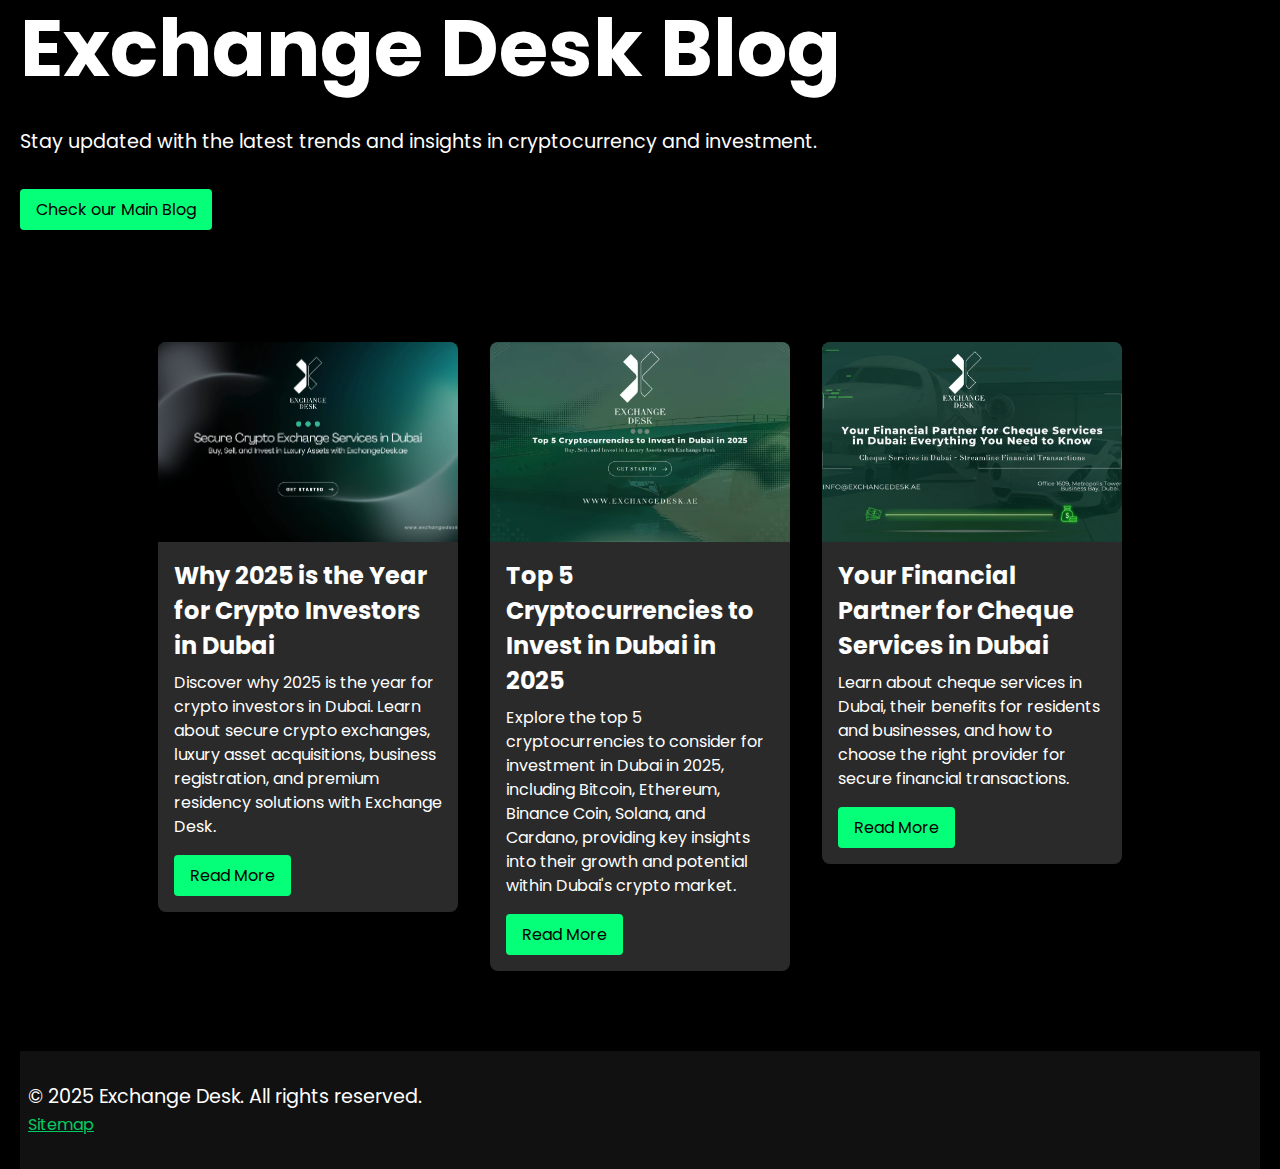
<file: index.html>
<!DOCTYPE html>
<html lang="en">
<head>
    <meta charset="UTF-8" />
    <link rel="stylesheet" href="./style.css">
    <link href="https://fonts.googleapis.com/css2?family=Poppins:wght@400;500;600;700&display=swap" rel="stylesheet">
    <meta name="viewport" content="width=device-width, initial-scale=1.0" />
    <title>Blog - Exchange Desk</title>

    <!-- Meta Descriptions for SEO -->
    <meta name="description" content="Explore the latest blogs on cryptocurrency, investment, and more from Exchange Desk. Stay updated with the latest trends and insights.">
    <meta name="keywords" content="crypto, cryptocurrency, blog, investment, Exchange Desk, trends, insights">
    <meta name="author" content="Exchange Desk Blog">

    <!-- Favicon Implementation -->
    <link rel="icon" href="https://exchangedesk.ae/wp-content/uploads/2025/01/cropped-exchange-desk-favicon-512-x-512-px-1-32x32.png" sizes="32x32" />
    <link rel="icon" href="https://exchangedesk.ae/wp-content/uploads/2025/01/cropped-exchange-desk-favicon-512-x-512-px-1-192x192.png" sizes="192x192" />
    <link rel="apple-touch-icon" href="https://exchangedesk.ae/wp-content/uploads/2025/01/cropped-exchange-desk-favicon-512-x-512-px-1-180x180.png" />
    <meta name="msapplication-TileImage" content="https://exchangedesk.ae/wp-content/uploads/2025/01/cropped-exchange-desk-favicon-512-x-512-px-1-270x270.png" />

    <!-- Open Graph Metadata for Social Sharing -->
    <meta property="og:title" content="Blog - Exchange Desk">
    <meta property="og:description" content="Explore the latest blogs on cryptocurrency, investment, and more from Exchange Desk.">
    <meta property="og:image" content="https://exchangedesk.ae/wp-content/uploads/2025/01/cropped-exchange-desk-favicon-512-x-512-px-1-192x192.png">
    <meta property="og:type" content="website">

    <link rel="sitemap" type="application/xml" title="Sitemap" href="/sitemap.xml">
    <meta name="robots" content="index, follow">
</head>

<body>
    <header>
        <h1>Exchange Desk Blog</h1>
        <p>Stay updated with the latest trends and insights in cryptocurrency and investment.</p>
        <a href="https://exchangedesk.ae/blog" class="read-more">Check our Main Blog</a>
    </header>
    <main>
        <section class="blog-cards">
            <!-- Optimized Blog Cards -->
            <article class="blog-card">
                <img src="./cover-images/Why 2025 is the Year for Crypto Investors in Dubai.webp" alt="Why 2025 is the Year for Crypto Investors in Dubai">
                <div class="blog-content">
                    <h2>Why 2025 is the Year for Crypto Investors in Dubai</h2>
                    <p>Discover why 2025 is the year for crypto investors in Dubai. Learn about secure crypto exchanges, luxury asset acquisitions, business registration, and premium residency solutions with Exchange Desk.</p>
                    <a href="./blogs/2025-is-the-Year-for-Crypto.html" class="read-more">Read More</a>
                </div>
            </article>
            <article class="blog-card">
                <img src="./cover-images/Top-5-Cryptocurrencies-to-Invest-in-Dubai-2025-1.webp" alt="Top 5 Cryptocurrencies to Invest in Dubai in 2025">
                <div class="blog-content">
                    <h2>Top 5 Cryptocurrencies to Invest in Dubai in 2025</h2>
                    <p>Explore the top 5 cryptocurrencies to consider for investment in Dubai in 2025, including Bitcoin, Ethereum, Binance Coin, Solana, and Cardano, providing key insights into their growth and potential within Dubai's crypto market.</p>
                    <a href="./blogs/Top-5-Cryptocurrencies-2025.html" class="read-more">Read More</a>
                </div>
            </article>
            <article class="blog-card">
                <img src="./cover-images/cheque-services-dubai.webp" alt="Top 5 Cryptocurrencies to Invest in Dubai in 2025">
                <div class="blog-content">
                    <h2>Your Financial Partner for Cheque Services in Dubai</h2>
                    <p>Learn about cheque services in Dubai, their benefits for residents and businesses, and how to choose the right provider for secure financial transactions.</p>
                    <a href="./blogs/Cheque-services-in-dubai.html" class="read-more">Read More</a>
                </div>
            </article>
        </section>
    </main>

    <!-- Footer with Sitemap Link -->
    <footer>
        <p>&copy; 2025 Exchange Desk. All rights reserved.</p>
        <a href="/sitemap.xml">Sitemap</a>
    </footer>
</body>
</html>
</file>
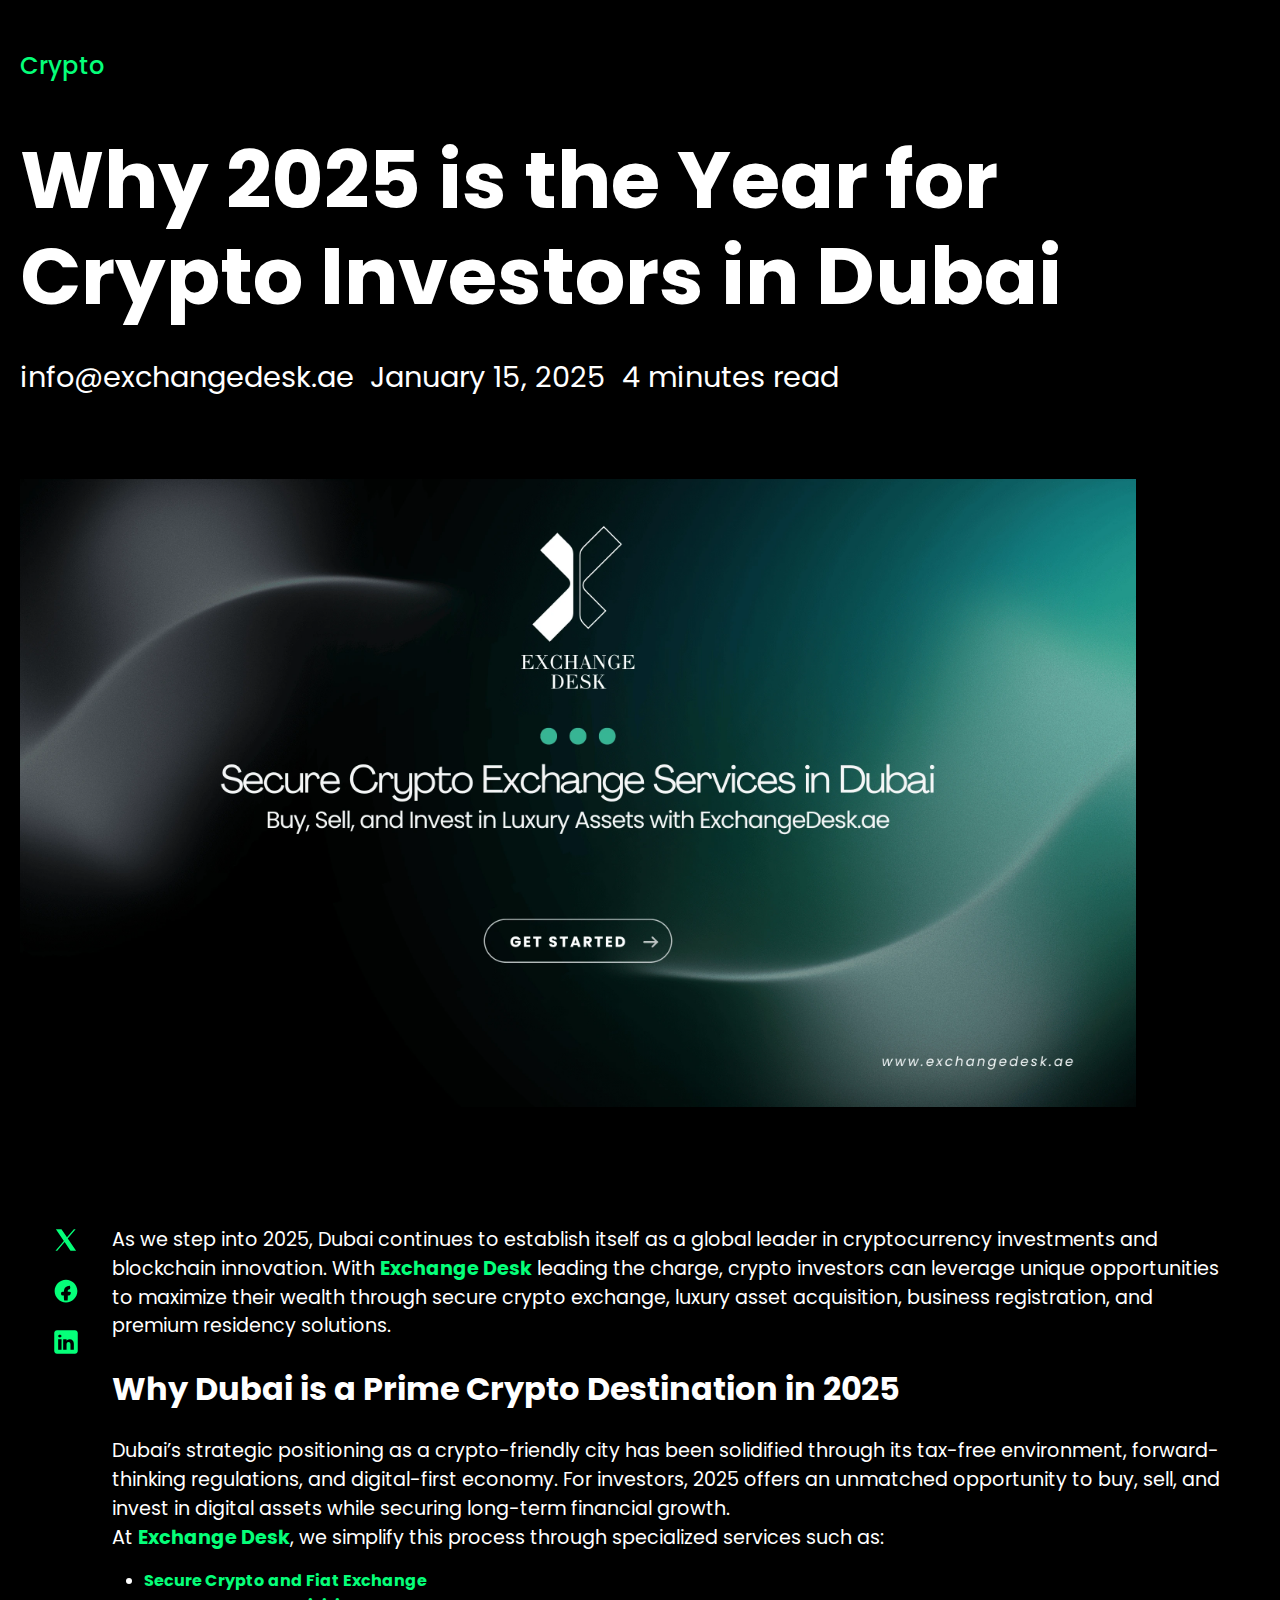
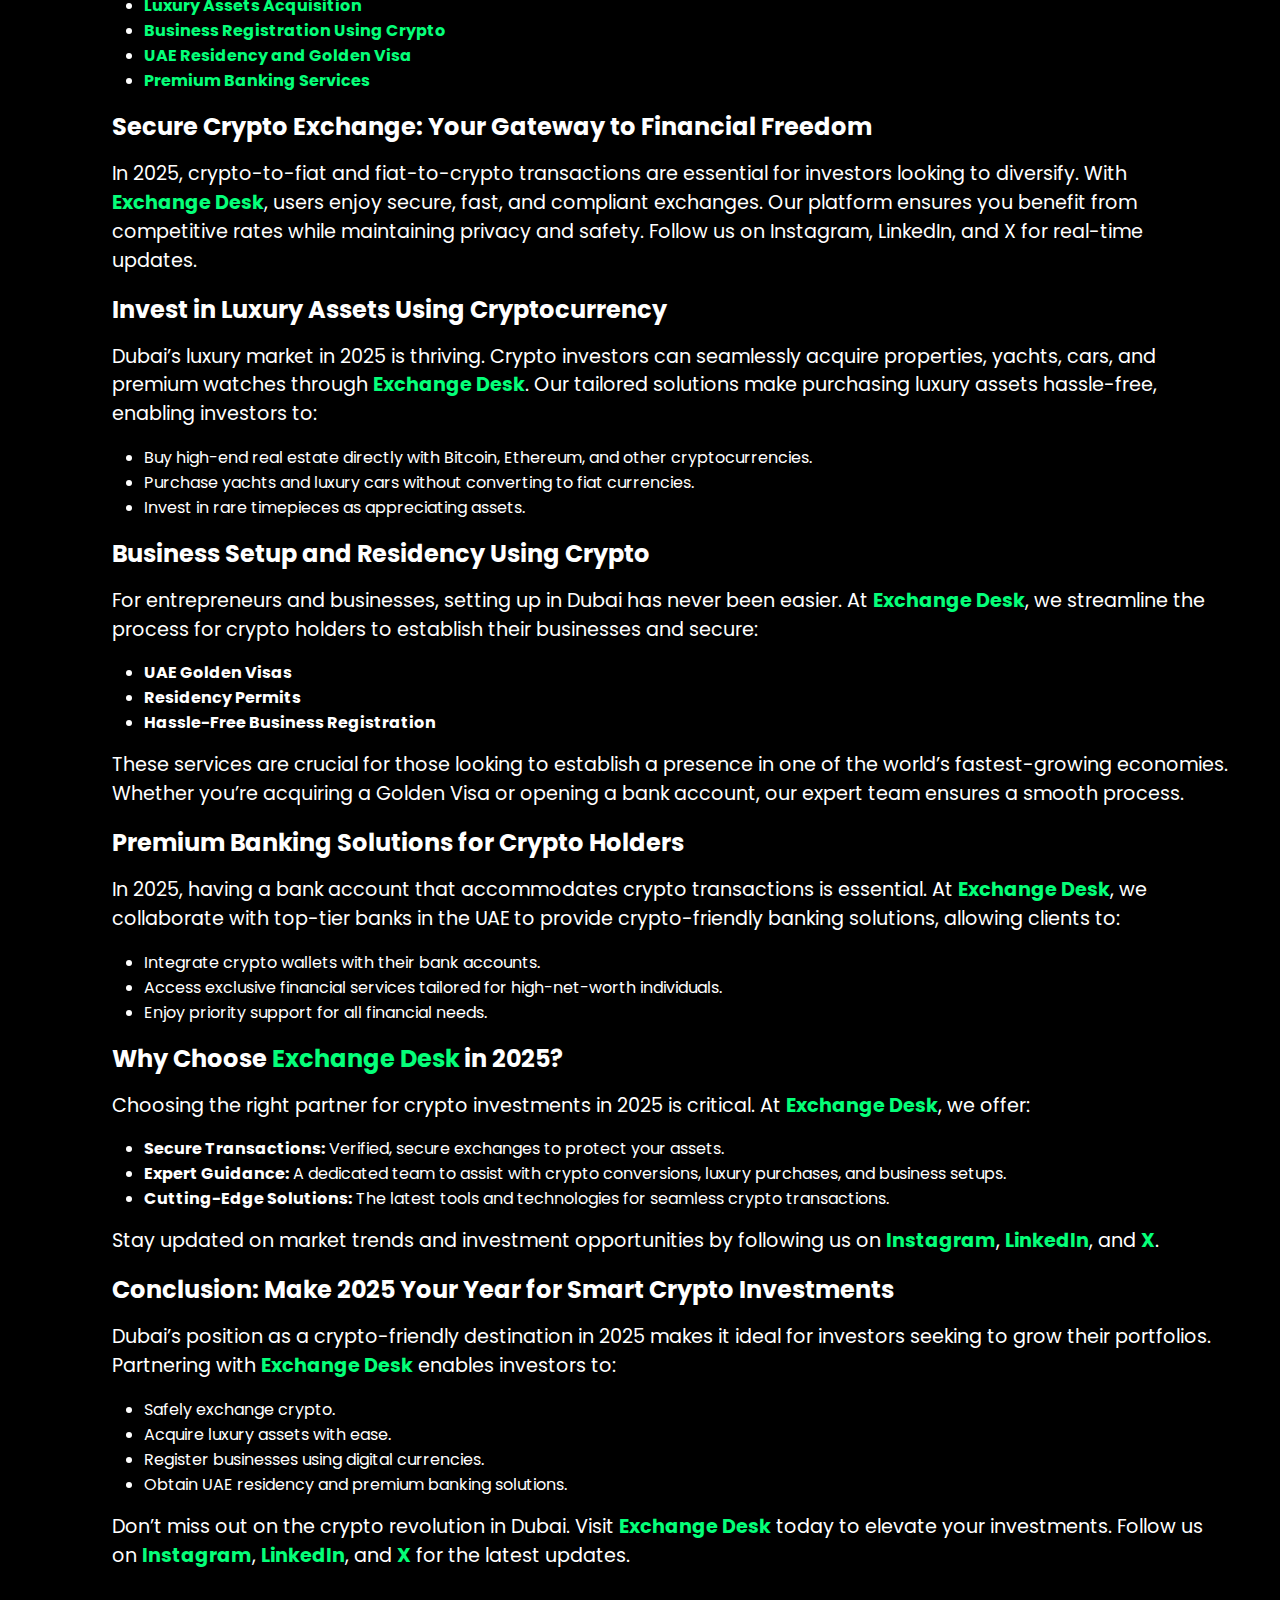
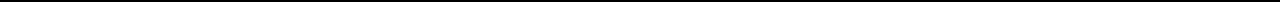
<file: blogs/2025-is-the-Year-for-Crypto-Investors-in-Dubai.html>
<!DOCTYPE html>
<html lang="en">

<head>
    <meta charset="UTF-8" />
    <link rel="stylesheet" href="../style.css">
    <meta name="description"
        content="Discover why 2025 is the year for crypto investors in Dubai. Learn about secure crypto exchanges, luxury asset acquisitions, business registration, and premium residency solutions with Exchange Desk.">
    <meta name="keywords"
        content="crypto, cryptocurrency, Dubai, investment, 2025, Exchange Desk, luxury assets, business registration, UAE residency, Golden Visa">
    <meta name="author" content="Exchange Desk">
    <link rel="icon"
        href="https://exchangedesk.ae/wp-content/uploads/2025/01/cropped-exchange-desk-favicon-512-x-512-px-1-32x32.png"
        sizes="32x32" />
    <link rel="icon"
        href="https://exchangedesk.ae/wp-content/uploads/2025/01/cropped-exchange-desk-favicon-512-x-512-px-1-192x192.png"
        sizes="192x192" />
    <link rel="apple-touch-icon"
        href="https://exchangedesk.ae/wp-content/uploads/2025/01/cropped-exchange-desk-favicon-512-x-512-px-1-180x180.png" />
    <meta name="msapplication-TileImage"
        content="https://exchangedesk.ae/wp-content/uploads/2025/01/cropped-exchange-desk-favicon-512-x-512-px-1-270x270.png" />
    <link href="https://fonts.googleapis.com/css2?family=Poppins:wght@400;500;600;700&display=swap" rel="stylesheet">
    <meta name="viewport" content="width=device-width, initial-scale=1.0" />
    <script type="application/ld+json">
        {
          "@context": "https://schema.org",
          "@type": "Article",
          "headline": "Why 2025 is the Year for Crypto Investors in Dubai",
          "author": {
            "@type": "Person",
            "name": "Exchange Desk"
          },
          "datePublished": "2025-01-15",
          "image": "../cover-images/Why 2025 is the Year for Crypto Investors in Dubai.webp",
          "publisher": {
            "@type": "Organization",
            "name": "Exchange Desk",
            "logo": {
              "@type": "ImageObject",
              "url": "https://exchangedesk.ae/wp-content/uploads/2023/08/exchange-desk-2.webp"
            }
          },
          "description": "Discover why 2025 is the year for crypto investors in Dubai. Learn about secure crypto exchanges, luxury asset acquisitions, business registration, and premium residency solutions with Exchange Desk."
        }
        </script>
    <title>Why 2025 is the Year for Crypto Investors in Dubai</title>
</head>

<body>
    <header>
        <p class="hash">crypto</p>
        <h1>Why 2025 is the Year for Crypto Investors in Dubai</h1>
        <div class="details">
            <p>info@exchangedesk.ae</p>
            <p>January 15, 2025</p>
            <p>4 minutes read</p>
        </div>
    </header>
    <main>
        <img src="../cover-images/Why 2025 is the Year for Crypto Investors in Dubai.webp"
            alt="illustration for Why 2025 is the Year for Crypto Investors in Dubai" />
        <section class="content">
            <nav>
                <ul class="social-links">
                    <li><a href="https://x.com/exchange_desk" target="_blank">
                            <svg xmlns="http://www.w3.org/2000/svg" xmlns:xlink="http://www.w3.org/1999/xlink"
                                viewBox="0,0,256,256" width="28px" height="28px" fill-rule="nonzero">
                                <g fill="#05ff79" fill-rule="nonzero" stroke="none" stroke-width="1"
                                    stroke-linecap="butt" stroke-linejoin="miter" stroke-miterlimit="10"
                                    stroke-dasharray="" stroke-dashoffset="0" font-family="none" font-weight="none"
                                    font-size="none" text-anchor="none" style="mix-blend-mode: normal">
                                    <g transform="scale(5.12,5.12)">
                                        <path
                                            d="M6.91992,6l14.2168,20.72656l-14.9082,17.27344h3.17773l13.13867,-15.22266l10.44141,15.22266h10.01367l-14.87695,-21.6875l14.08008,-16.3125h-3.17578l-12.31055,14.26172l-9.7832,-14.26172z">
                                        </path>
                                    </g>
                                </g>
                            </svg>
                        </a></li>
                    <li><a href="https://www.facebook.com/exchangedesk" target="_blank">
                            <svg xmlns="http://www.w3.org/2000/svg" x="0px" y="0px" width="28" height="28"
                                viewBox="0,0,256,256">
                                <g fill="#05ff79" fill-rule="nonzero" stroke="none" stroke-width="1"
                                    stroke-linecap="butt" stroke-linejoin="miter" stroke-miterlimit="10"
                                    stroke-dasharray="" stroke-dashoffset="0" font-family="none" font-weight="none"
                                    font-size="none" text-anchor="none" style="mix-blend-mode: normal">
                                    <g transform="scale(8,8)">
                                        <path
                                            d="M16,3c-7.168,0 -13,5.832 -13,13c0,7.168 5.832,13 13,13c7.168,0 13,-5.832 13,-13c0,-7.168 -5.832,-13 -13,-13zM13.764,26.405c-0.178,-1.708 -0.25,-3.662 -0.157,-5.179c-0.92,0 -1.796,-0.114 -2.518,-0.382c-0.154,-0.057 -0.28,-0.184 -0.349,-0.333c-0.514,-1.121 -0.515,-1.903 0,-3.023c0.068,-0.149 0.204,-0.277 0.358,-0.334c0.902,-0.334 1.697,-0.405 2.522,-0.405l0.041,-0.928c0.188,-3.382 2.607,-5.744 6.314,-5.822c0.23,-0.005 0.457,0.125 0.554,0.334c0.481,1.039 0.51,2.249 0.011,3.318c-0.1,0.211 -0.32,0.349 -0.551,0.349c-1.104,0 -2.005,0.904 -2.002,2.008l0.002,0.73c1.308,0.01 2.039,0.114 3.071,0.38c0.252,0.065 0.448,0.334 0.449,0.594c0.006,1.059 -0.328,2.246 -0.971,2.931c-0.085,0.054 -0.168,0.106 -0.254,0.16c-0.636,0.221 -1.217,0.289 -2.216,0.289c0.082,1.396 -0.014,3.494 -0.185,5.352c-0.021,0.23 -0.197,0.417 -0.425,0.449c-0.477,0.067 -0.963,0.107 -1.458,0.107c-0.621,0 -1.23,-0.052 -1.823,-0.152c-0.221,-0.037 -0.39,-0.219 -0.413,-0.443z">
                                        </path>
                                    </g>
                                </g>
                            </svg>
                        </a></li>
                    <li><a href="https://www.linkedin.com/company/exchange-desk" target="_blank">
                            <svg xmlns="http://www.w3.org/2000/svg" x="0px" y="0px" width="28" height="28"
                                viewBox="0,0,256,256">
                                <g fill="#05ff79" fill-rule="nonzero" stroke="none" stroke-width="1"
                                    stroke-linecap="butt" stroke-linejoin="miter" stroke-miterlimit="10"
                                    stroke-dasharray="" stroke-dashoffset="0" font-family="none" font-weight="none"
                                    font-size="none" text-anchor="none" style="mix-blend-mode: normal">
                                    <g transform="scale(5.12,5.12)">
                                        <path
                                            d="M41,4h-32c-2.76,0 -5,2.24 -5,5v32c0,2.76 2.24,5 5,5h32c2.76,0 5,-2.24 5,-5v-32c0,-2.76 -2.24,-5 -5,-5zM17,20v19h-6v-19zM11,14.47c0,-1.4 1.2,-2.47 3,-2.47c1.8,0 2.93,1.07 3,2.47c0,1.4 -1.12,2.53 -3,2.53c-1.8,0 -3,-1.13 -3,-2.53zM39,39h-6c0,0 0,-9.26 0,-10c0,-2 -1,-4 -3.5,-4.04h-0.08c-2.42,0 -3.42,2.06 -3.42,4.04c0,0.91 0,10 0,10h-6v-19h6v2.56c0,0 1.93,-2.56 5.81,-2.56c3.97,0 7.19,2.73 7.19,8.26z">
                                        </path>
                                    </g>
                                </g>
                            </svg>
                        </a></li>
                </ul>
            </nav>
            <article class="body">
                <p>
                    As we step into 2025, Dubai continues to establish itself as a global leader in cryptocurrency
                    investments and blockchain innovation. With <a href="https://exchangedesk.ae">Exchange Desk</a>
                    leading the charge, crypto investors can
                    leverage unique opportunities to maximize their wealth through secure crypto exchange, luxury asset
                    acquisition, business registration, and premium residency solutions.
                </p>
                <h2>
                    Why Dubai is a Prime Crypto Destination in 2025
                </h2>
                <p>
                    Dubai’s strategic positioning as a crypto-friendly city has been solidified through its tax-free
                    environment, forward-thinking regulations, and digital-first economy. For investors, 2025 offers an
                    unmatched opportunity to buy, sell, and invest in digital assets while securing long-term financial
                    growth.
                </p>
                <p>
                    At <a href="https://exchangedesk.ae">Exchange Desk</a>, we simplify this process through specialized
                    services such as:
                </p>
                <ul>
                    <li><a href="https://exchangedesk.ae/#crypto-exchange">Secure Crypto and Fiat Exchange</a></li>
                    <li><a href="https://exchangedesk.ae/#luxury-assets">Luxury Assets Acquisition</a></li>
                    <li><a href="https://exchangedesk.ae/#business-setup">Business Registration Using Crypto</a></li>
                    <li><a href="https://exchangedesk.ae/#business-setup">UAE Residency and Golden Visa</a></li>
                    <li><a href="https://exchangedesk.ae/#banking">Premium Banking Services</a></li>
                </ul>
                <h3>Secure Crypto Exchange: Your Gateway to Financial Freedom</h3>
                <p>
                    In 2025, crypto-to-fiat and fiat-to-crypto transactions are essential for investors looking to
                    diversify. With <a href="https://exchangedesk.ae">Exchange Desk</a>, users enjoy secure, fast, and
                    compliant exchanges. Our platform ensures you benefit from competitive rates while maintaining
                    privacy
                    and safety. Follow us on Instagram, LinkedIn, and X for real-time updates.
                </p>
                <h3>Invest in Luxury Assets Using Cryptocurrency</h3>
                <p>
                    Dubai’s luxury market in 2025 is thriving. Crypto investors can seamlessly acquire properties,
                    yachts,
                    cars, and premium watches through <a href="https://exchangedesk.ae">Exchange Desk</a>. Our tailored
                    solutions make purchasing luxury assets
                    hassle-free, enabling investors to:
                </p>
                <ul>
                    <li>Buy high-end real estate directly with Bitcoin, Ethereum, and other cryptocurrencies.</li>
                    <li>Purchase yachts and luxury cars without converting to fiat currencies.</li>
                    <li>Invest in rare timepieces as appreciating assets.</li>
                </ul>
                <h3>Business Setup and Residency Using Crypto</h3>
                <p>
                    For entrepreneurs and businesses, setting up in Dubai has never been easier. At <a
                        href="https://exchangedesk.ae">Exchange Desk</a>, we
                    streamline the process for crypto holders to establish their businesses and secure:
                </p>
                <ul>
                    <li><strong>UAE Golden Visas</strong></li>
                    <li><strong>Residency Permits</strong></li>
                    <li><strong>Hassle-Free Business Registration</strong></li>
                </ul>
                <p>
                    These services are crucial for those looking to establish a presence in one of the world’s
                    fastest-growing economies. Whether you’re acquiring a Golden Visa or opening a bank account, our
                    expert team ensures a smooth process.
                </p>
                <h3>Premium Banking Solutions for Crypto Holders</h3>
                <p>
                    In 2025, having a bank account that accommodates crypto transactions is essential. At <a
                        href="https://exchangedesk.ae">Exchange Desk</a>, we collaborate with top-tier banks in the UAE
                    to provide crypto-friendly banking solutions, allowing clients to:
                </p>
                <ul>
                    <li>Integrate crypto wallets with their bank accounts.</li>
                    <li>Access exclusive financial services tailored for high-net-worth individuals.</li>
                    <li>Enjoy priority support for all financial needs.</li>
                </ul>
                <h3>Why Choose <a href="https://exchangedesk.ae">Exchange Desk</a> in 2025?</h3>
                <p>Choosing the right partner for crypto investments in 2025 is critical. At <a
                        href="https://exchangedesk.ae">Exchange Desk</a>, we offer:</p>
                <ul>
                    <li><strong>Secure Transactions:</strong> Verified, secure exchanges to protect your assets.</li>
                    <li><strong>Expert Guidance:</strong> A dedicated team to assist with crypto conversions, luxury
                        purchases, and business setups.</li>
                    <li><strong>Cutting-Edge Solutions:</strong> The latest tools and technologies for seamless crypto
                        transactions.</li>
                </ul>
                <p>Stay updated on market trends and investment opportunities by following us on <a
                        href="https://www.instagram.com/exchangedesk/">Instagram</a>, <a
                        href="https://linkedin.com/company/exchange-desk">LinkedIn</a>, and <a
                        href="https://x.com/exchange_desk">X</a>.</p>
                <h3>Conclusion: Make 2025 Your Year for Smart Crypto Investments</h3>
                <p>
                    Dubai’s position as a crypto-friendly destination in 2025 makes it ideal for investors seeking to
                    grow their portfolios. Partnering with <a href="https://exchangedesk.ae">Exchange Desk</a> enables
                    investors to:
                </p>
                <ul>
                    <li>Safely exchange crypto.</li>
                    <li>Acquire luxury assets with ease.</li>
                    <li>Register businesses using digital currencies.</li>
                    <li>Obtain UAE residency and premium banking solutions.</li>
                </ul>
                <p>Don’t miss out on the crypto revolution in Dubai. Visit <a href="https://exchangedesk.ae">Exchange
                        Desk</a> today to elevate your investments. Follow us on <a
                        href="https://www.instagram.com/exchangedesk/">Instagram</a>, <a
                        href="https://linkedin.com/company/exchange-desk">LinkedIn</a>, and <a
                        href="https://x.com/exchange_desk">X</a> for the latest updates.</p>
            </article>
        </section>
    </main>
</body>

</html>
</file>
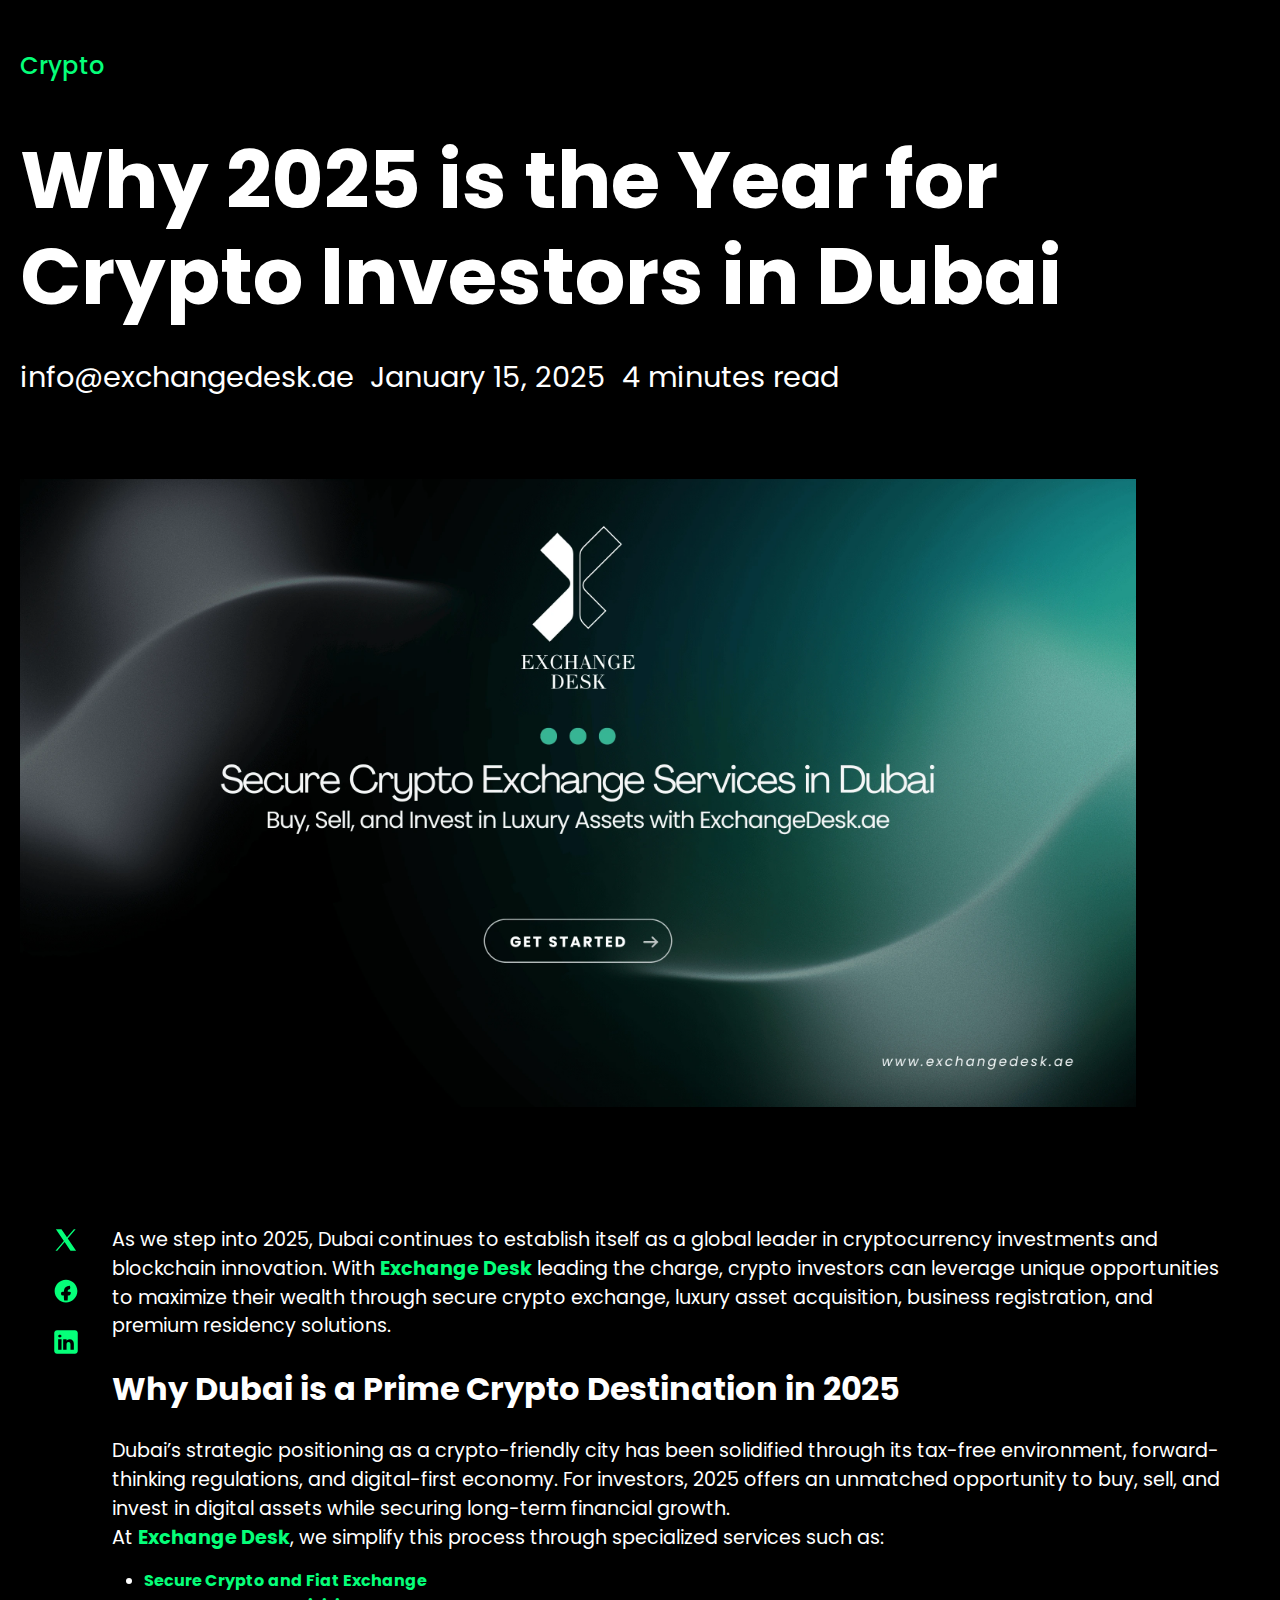
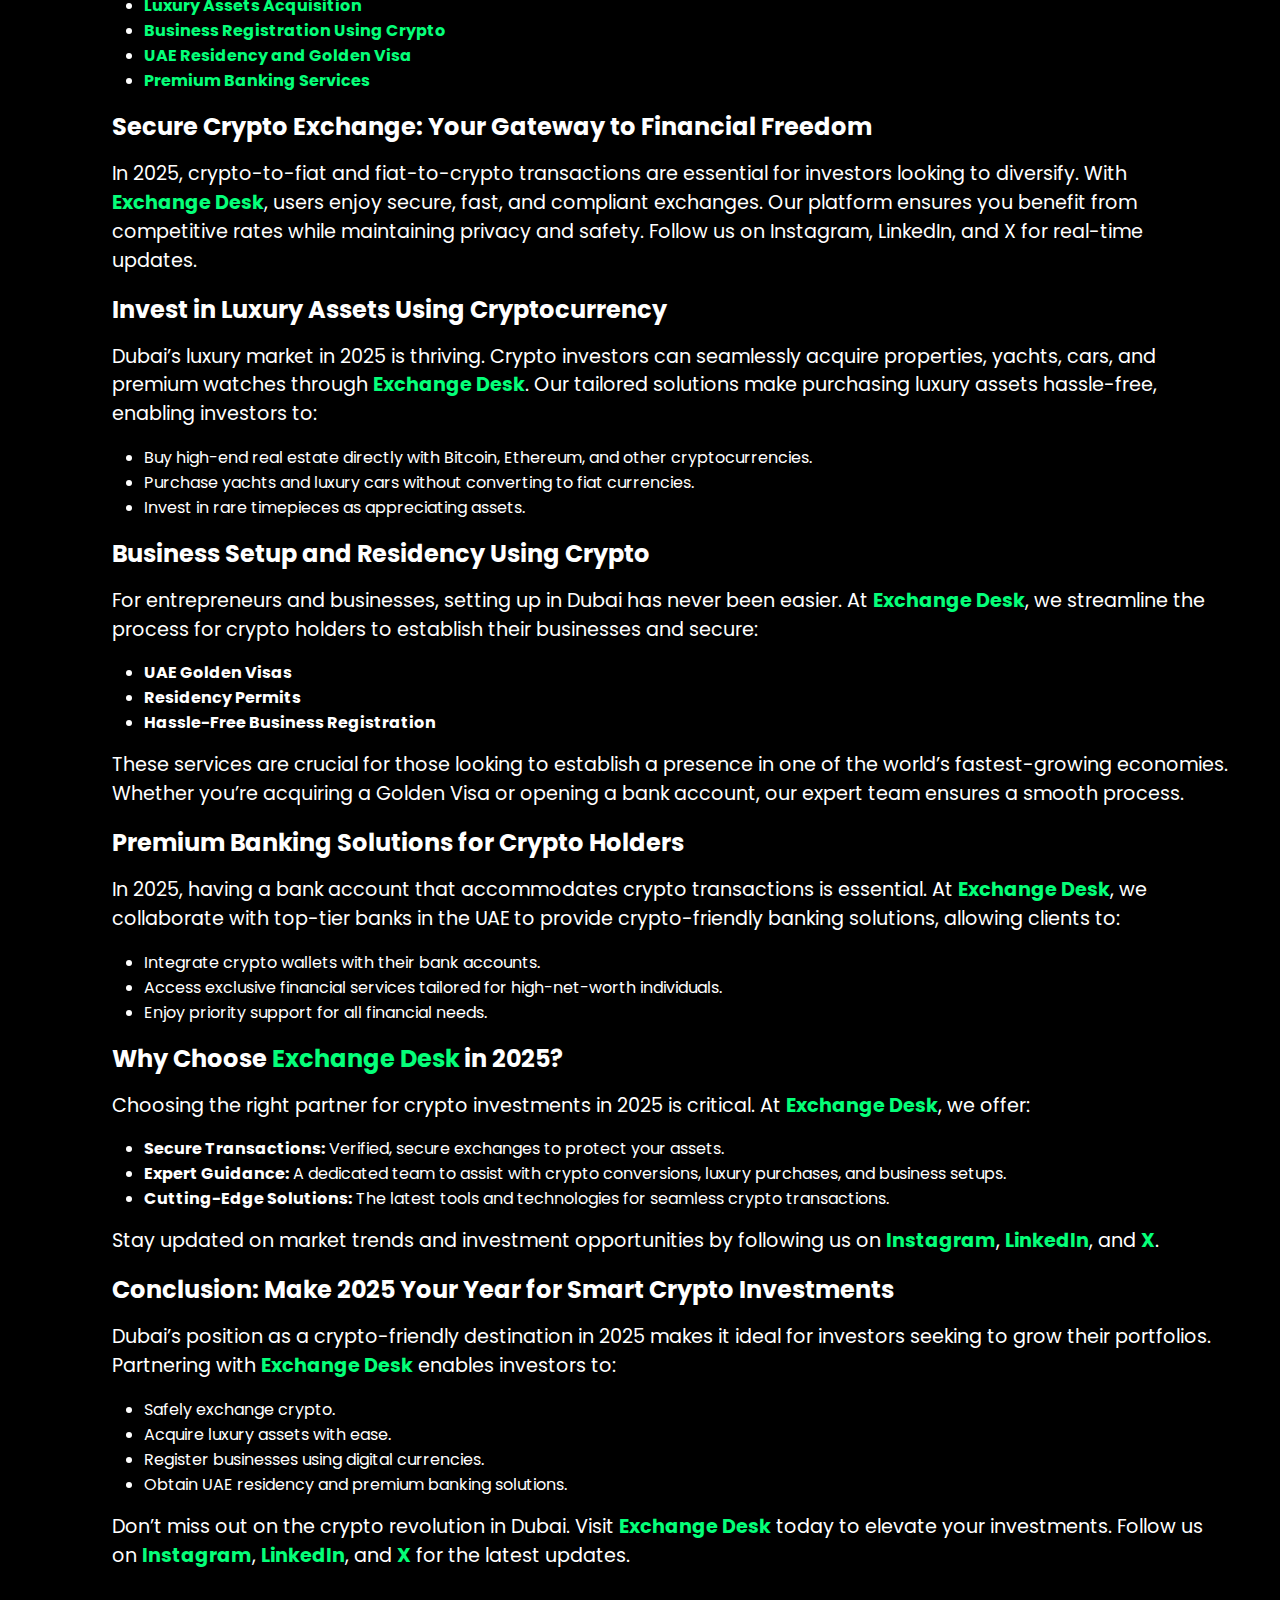
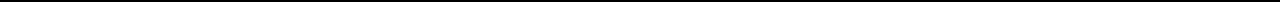
<file: blogs/2025-is-the-Year-for-Crypto.html>
<!DOCTYPE html>
<html lang="en">

<head>
    <meta charset="UTF-8" />
    <link rel="stylesheet" href="../style.css">
    <meta name="description"
        content="Discover why 2025 is the year for crypto investors in Dubai. Learn about secure crypto exchanges, luxury asset acquisitions, business registration, and premium residency solutions with Exchange Desk.">
    <meta name="keywords"
        content="crypto, cryptocurrency, Dubai, investment, 2025, Exchange Desk, luxury assets, business registration, UAE residency, Golden Visa">
    <meta name="author" content="Exchange Desk">
    <link rel="icon"
        href="https://exchangedesk.ae/wp-content/uploads/2025/01/cropped-exchange-desk-favicon-512-x-512-px-1-32x32.png"
        sizes="32x32" />
    <link rel="icon"
        href="https://exchangedesk.ae/wp-content/uploads/2025/01/cropped-exchange-desk-favicon-512-x-512-px-1-192x192.png"
        sizes="192x192" />
    <link rel="apple-touch-icon"
        href="https://exchangedesk.ae/wp-content/uploads/2025/01/cropped-exchange-desk-favicon-512-x-512-px-1-180x180.png" />
    <meta name="msapplication-TileImage"
        content="https://exchangedesk.ae/wp-content/uploads/2025/01/cropped-exchange-desk-favicon-512-x-512-px-1-270x270.png" />
    <link href="https://fonts.googleapis.com/css2?family=Poppins:wght@400;500;600;700&display=swap" rel="stylesheet">
    <meta name="viewport" content="width=device-width, initial-scale=1.0" />
    <script type="application/ld+json">
        {
          "@context": "https://schema.org",
          "@type": "Article",
          "headline": "Why 2025 is the Year for Crypto Investors in Dubai",
          "author": {
            "@type": "Person",
            "name": "Exchange Desk"
          },
          "datePublished": "2025-01-15",
          "image": "../cover-images/Why 2025 is the Year for Crypto Investors in Dubai.webp",
          "publisher": {
            "@type": "Organization",
            "name": "Exchange Desk",
            "logo": {
              "@type": "ImageObject",
              "url": "https://exchangedesk.ae/wp-content/uploads/2023/08/exchange-desk-2.webp"
            }
          },
          "description": "Discover why 2025 is the year for crypto investors in Dubai. Learn about secure crypto exchanges, luxury asset acquisitions, business registration, and premium residency solutions with Exchange Desk."
        }
        </script>
    <title>Why 2025 is the Year for Crypto Investors in Dubai</title>
</head>

<body>
    <header>
        <p class="hash">crypto</p>
        <h1>Why 2025 is the Year for Crypto Investors in Dubai</h1>
        <div class="details">
            <p>info@exchangedesk.ae</p>
            <p>January 15, 2025</p>
            <p>4 minutes read</p>
        </div>
    </header>
    <main>
        <img src="../cover-images/Why 2025 is the Year for Crypto Investors in Dubai.webp"
            alt="illustration for Why 2025 is the Year for Crypto Investors in Dubai" />
        <section class="content">
            <nav>
                <ul class="social-links">
                    <li><a href="https://x.com/exchange_desk" target="_blank">
                            <svg xmlns="http://www.w3.org/2000/svg" xmlns:xlink="http://www.w3.org/1999/xlink"
                                viewBox="0,0,256,256" width="28px" height="28px" fill-rule="nonzero">
                                <g fill="#05ff79" fill-rule="nonzero" stroke="none" stroke-width="1"
                                    stroke-linecap="butt" stroke-linejoin="miter" stroke-miterlimit="10"
                                    stroke-dasharray="" stroke-dashoffset="0" font-family="none" font-weight="none"
                                    font-size="none" text-anchor="none" style="mix-blend-mode: normal">
                                    <g transform="scale(5.12,5.12)">
                                        <path
                                            d="M6.91992,6l14.2168,20.72656l-14.9082,17.27344h3.17773l13.13867,-15.22266l10.44141,15.22266h10.01367l-14.87695,-21.6875l14.08008,-16.3125h-3.17578l-12.31055,14.26172l-9.7832,-14.26172z">
                                        </path>
                                    </g>
                                </g>
                            </svg>
                        </a></li>
                    <li><a href="https://www.facebook.com/exchangedesk" target="_blank">
                            <svg xmlns="http://www.w3.org/2000/svg" x="0px" y="0px" width="28" height="28"
                                viewBox="0,0,256,256">
                                <g fill="#05ff79" fill-rule="nonzero" stroke="none" stroke-width="1"
                                    stroke-linecap="butt" stroke-linejoin="miter" stroke-miterlimit="10"
                                    stroke-dasharray="" stroke-dashoffset="0" font-family="none" font-weight="none"
                                    font-size="none" text-anchor="none" style="mix-blend-mode: normal">
                                    <g transform="scale(8,8)">
                                        <path
                                            d="M16,3c-7.168,0 -13,5.832 -13,13c0,7.168 5.832,13 13,13c7.168,0 13,-5.832 13,-13c0,-7.168 -5.832,-13 -13,-13zM13.764,26.405c-0.178,-1.708 -0.25,-3.662 -0.157,-5.179c-0.92,0 -1.796,-0.114 -2.518,-0.382c-0.154,-0.057 -0.28,-0.184 -0.349,-0.333c-0.514,-1.121 -0.515,-1.903 0,-3.023c0.068,-0.149 0.204,-0.277 0.358,-0.334c0.902,-0.334 1.697,-0.405 2.522,-0.405l0.041,-0.928c0.188,-3.382 2.607,-5.744 6.314,-5.822c0.23,-0.005 0.457,0.125 0.554,0.334c0.481,1.039 0.51,2.249 0.011,3.318c-0.1,0.211 -0.32,0.349 -0.551,0.349c-1.104,0 -2.005,0.904 -2.002,2.008l0.002,0.73c1.308,0.01 2.039,0.114 3.071,0.38c0.252,0.065 0.448,0.334 0.449,0.594c0.006,1.059 -0.328,2.246 -0.971,2.931c-0.085,0.054 -0.168,0.106 -0.254,0.16c-0.636,0.221 -1.217,0.289 -2.216,0.289c0.082,1.396 -0.014,3.494 -0.185,5.352c-0.021,0.23 -0.197,0.417 -0.425,0.449c-0.477,0.067 -0.963,0.107 -1.458,0.107c-0.621,0 -1.23,-0.052 -1.823,-0.152c-0.221,-0.037 -0.39,-0.219 -0.413,-0.443z">
                                        </path>
                                    </g>
                                </g>
                            </svg>
                        </a></li>
                    <li><a href="https://www.linkedin.com/company/exchange-desk" target="_blank">
                            <svg xmlns="http://www.w3.org/2000/svg" x="0px" y="0px" width="28" height="28"
                                viewBox="0,0,256,256">
                                <g fill="#05ff79" fill-rule="nonzero" stroke="none" stroke-width="1"
                                    stroke-linecap="butt" stroke-linejoin="miter" stroke-miterlimit="10"
                                    stroke-dasharray="" stroke-dashoffset="0" font-family="none" font-weight="none"
                                    font-size="none" text-anchor="none" style="mix-blend-mode: normal">
                                    <g transform="scale(5.12,5.12)">
                                        <path
                                            d="M41,4h-32c-2.76,0 -5,2.24 -5,5v32c0,2.76 2.24,5 5,5h32c2.76,0 5,-2.24 5,-5v-32c0,-2.76 -2.24,-5 -5,-5zM17,20v19h-6v-19zM11,14.47c0,-1.4 1.2,-2.47 3,-2.47c1.8,0 2.93,1.07 3,2.47c0,1.4 -1.12,2.53 -3,2.53c-1.8,0 -3,-1.13 -3,-2.53zM39,39h-6c0,0 0,-9.26 0,-10c0,-2 -1,-4 -3.5,-4.04h-0.08c-2.42,0 -3.42,2.06 -3.42,4.04c0,0.91 0,10 0,10h-6v-19h6v2.56c0,0 1.93,-2.56 5.81,-2.56c3.97,0 7.19,2.73 7.19,8.26z">
                                        </path>
                                    </g>
                                </g>
                            </svg>
                        </a></li>
                </ul>
            </nav>
            <article class="body">
                <p>
                    As we step into 2025, Dubai continues to establish itself as a global leader in cryptocurrency
                    investments and blockchain innovation. With <a href="https://exchangedesk.ae">Exchange Desk</a>
                    leading the charge, crypto investors can
                    leverage unique opportunities to maximize their wealth through secure crypto exchange, luxury asset
                    acquisition, business registration, and premium residency solutions.
                </p>
                <h2>
                    Why Dubai is a Prime Crypto Destination in 2025
                </h2>
                <p>
                    Dubai’s strategic positioning as a crypto-friendly city has been solidified through its tax-free
                    environment, forward-thinking regulations, and digital-first economy. For investors, 2025 offers an
                    unmatched opportunity to buy, sell, and invest in digital assets while securing long-term financial
                    growth.
                </p>
                <p>
                    At <a href="https://exchangedesk.ae">Exchange Desk</a>, we simplify this process through specialized
                    services such as:
                </p>
                <ul>
                    <li><a href="https://exchangedesk.ae/#crypto-exchange">Secure Crypto and Fiat Exchange</a></li>
                    <li><a href="https://exchangedesk.ae/#luxury-assets">Luxury Assets Acquisition</a></li>
                    <li><a href="https://exchangedesk.ae/#business-setup">Business Registration Using Crypto</a></li>
                    <li><a href="https://exchangedesk.ae/#business-setup">UAE Residency and Golden Visa</a></li>
                    <li><a href="https://exchangedesk.ae/#banking">Premium Banking Services</a></li>
                </ul>
                <h3>Secure Crypto Exchange: Your Gateway to Financial Freedom</h3>
                <p>
                    In 2025, crypto-to-fiat and fiat-to-crypto transactions are essential for investors looking to
                    diversify. With <a href="https://exchangedesk.ae">Exchange Desk</a>, users enjoy secure, fast, and
                    compliant exchanges. Our platform ensures you benefit from competitive rates while maintaining
                    privacy
                    and safety. Follow us on Instagram, LinkedIn, and X for real-time updates.
                </p>
                <h3>Invest in Luxury Assets Using Cryptocurrency</h3>
                <p>
                    Dubai’s luxury market in 2025 is thriving. Crypto investors can seamlessly acquire properties,
                    yachts,
                    cars, and premium watches through <a href="https://exchangedesk.ae">Exchange Desk</a>. Our tailored
                    solutions make purchasing luxury assets
                    hassle-free, enabling investors to:
                </p>
                <ul>
                    <li>Buy high-end real estate directly with Bitcoin, Ethereum, and other cryptocurrencies.</li>
                    <li>Purchase yachts and luxury cars without converting to fiat currencies.</li>
                    <li>Invest in rare timepieces as appreciating assets.</li>
                </ul>
                <h3>Business Setup and Residency Using Crypto</h3>
                <p>
                    For entrepreneurs and businesses, setting up in Dubai has never been easier. At <a
                        href="https://exchangedesk.ae">Exchange Desk</a>, we
                    streamline the process for crypto holders to establish their businesses and secure:
                </p>
                <ul>
                    <li><strong>UAE Golden Visas</strong></li>
                    <li><strong>Residency Permits</strong></li>
                    <li><strong>Hassle-Free Business Registration</strong></li>
                </ul>
                <p>
                    These services are crucial for those looking to establish a presence in one of the world’s
                    fastest-growing economies. Whether you’re acquiring a Golden Visa or opening a bank account, our
                    expert team ensures a smooth process.
                </p>
                <h3>Premium Banking Solutions for Crypto Holders</h3>
                <p>
                    In 2025, having a bank account that accommodates crypto transactions is essential. At <a
                        href="https://exchangedesk.ae">Exchange Desk</a>, we collaborate with top-tier banks in the UAE
                    to provide crypto-friendly banking solutions, allowing clients to:
                </p>
                <ul>
                    <li>Integrate crypto wallets with their bank accounts.</li>
                    <li>Access exclusive financial services tailored for high-net-worth individuals.</li>
                    <li>Enjoy priority support for all financial needs.</li>
                </ul>
                <h3>Why Choose <a href="https://exchangedesk.ae">Exchange Desk</a> in 2025?</h3>
                <p>Choosing the right partner for crypto investments in 2025 is critical. At <a
                        href="https://exchangedesk.ae">Exchange Desk</a>, we offer:</p>
                <ul>
                    <li><strong>Secure Transactions:</strong> Verified, secure exchanges to protect your assets.</li>
                    <li><strong>Expert Guidance:</strong> A dedicated team to assist with crypto conversions, luxury
                        purchases, and business setups.</li>
                    <li><strong>Cutting-Edge Solutions:</strong> The latest tools and technologies for seamless crypto
                        transactions.</li>
                </ul>
                <p>Stay updated on market trends and investment opportunities by following us on <a
                        href="https://www.instagram.com/exchangedesk/">Instagram</a>, <a
                        href="https://linkedin.com/company/exchange-desk">LinkedIn</a>, and <a
                        href="https://x.com/exchange_desk">X</a>.</p>
                <h3>Conclusion: Make 2025 Your Year for Smart Crypto Investments</h3>
                <p>
                    Dubai’s position as a crypto-friendly destination in 2025 makes it ideal for investors seeking to
                    grow their portfolios. Partnering with <a href="https://exchangedesk.ae">Exchange Desk</a> enables
                    investors to:
                </p>
                <ul>
                    <li>Safely exchange crypto.</li>
                    <li>Acquire luxury assets with ease.</li>
                    <li>Register businesses using digital currencies.</li>
                    <li>Obtain UAE residency and premium banking solutions.</li>
                </ul>
                <p>Don’t miss out on the crypto revolution in Dubai. Visit <a href="https://exchangedesk.ae">Exchange
                        Desk</a> today to elevate your investments. Follow us on <a
                        href="https://www.instagram.com/exchangedesk/">Instagram</a>, <a
                        href="https://linkedin.com/company/exchange-desk">LinkedIn</a>, and <a
                        href="https://x.com/exchange_desk">X</a> for the latest updates.</p>
            </article>
        </section>
    </main>
</body>

</html>
</file>
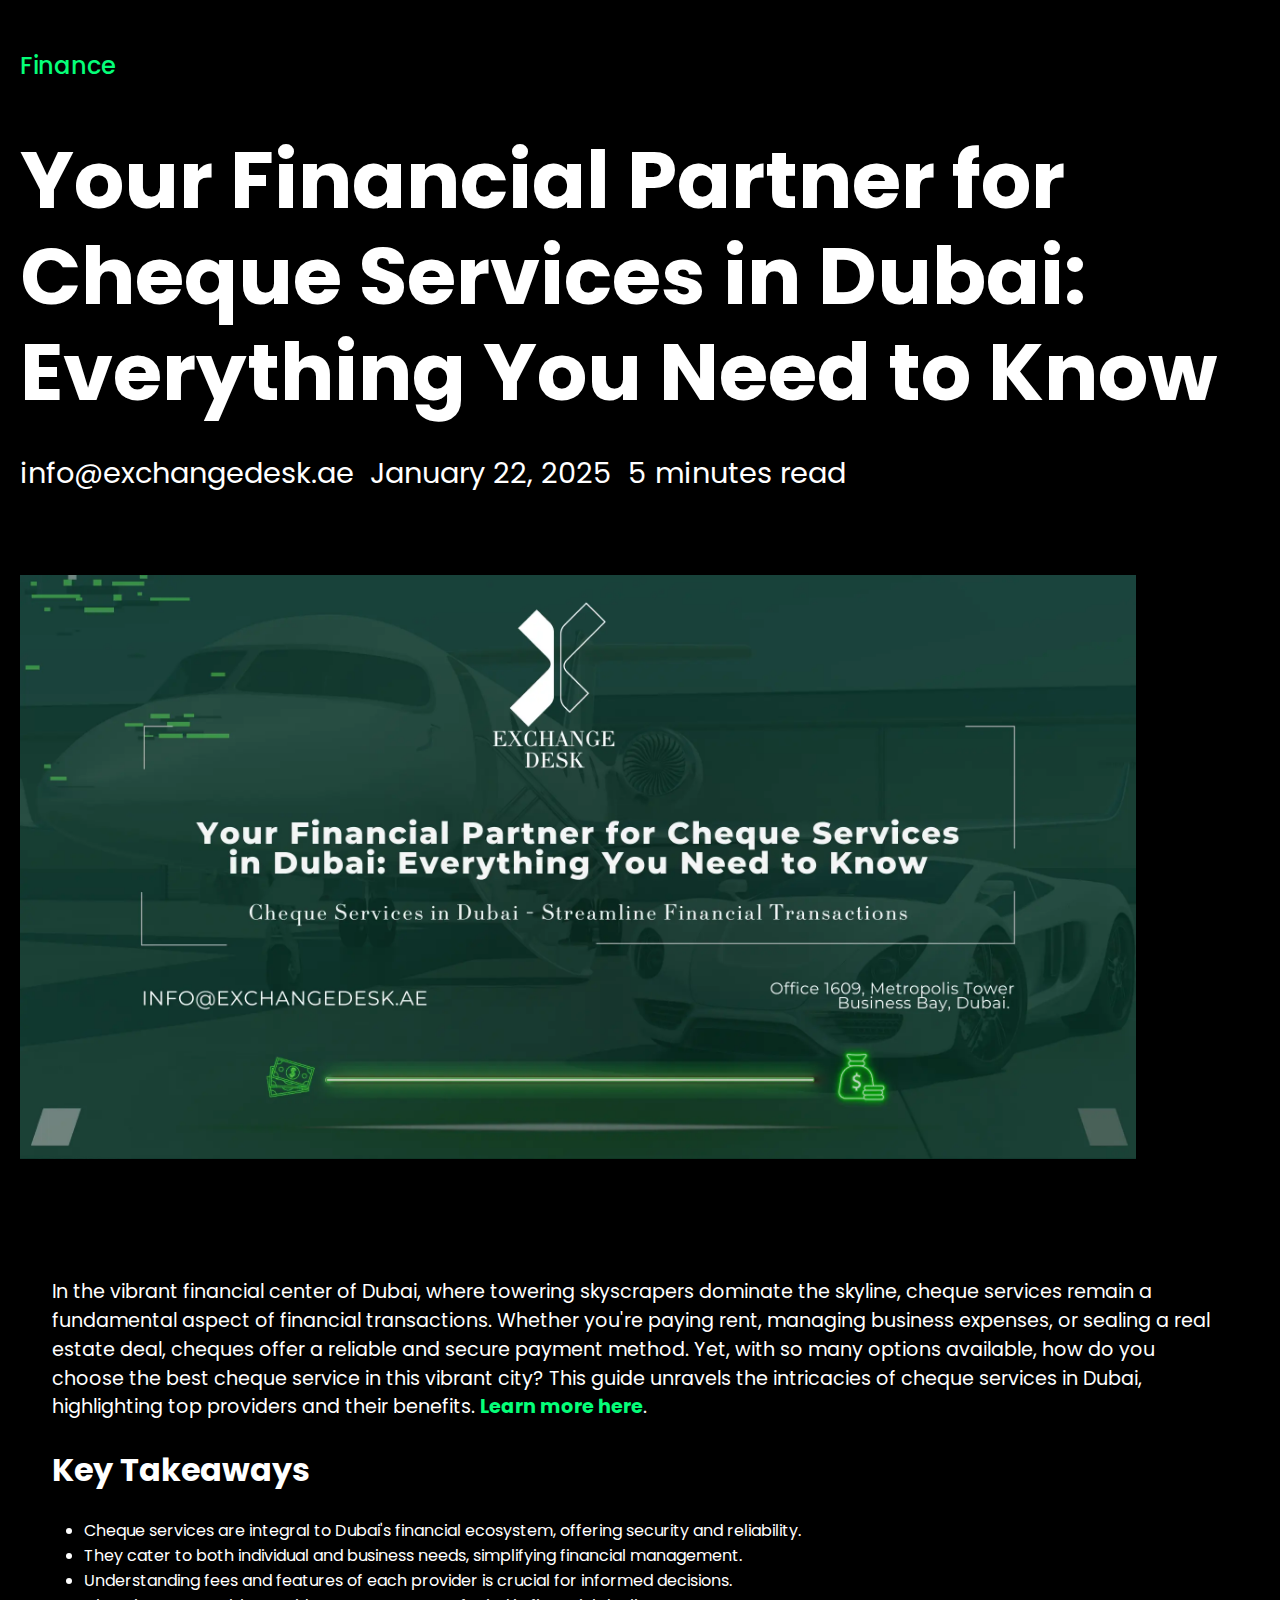
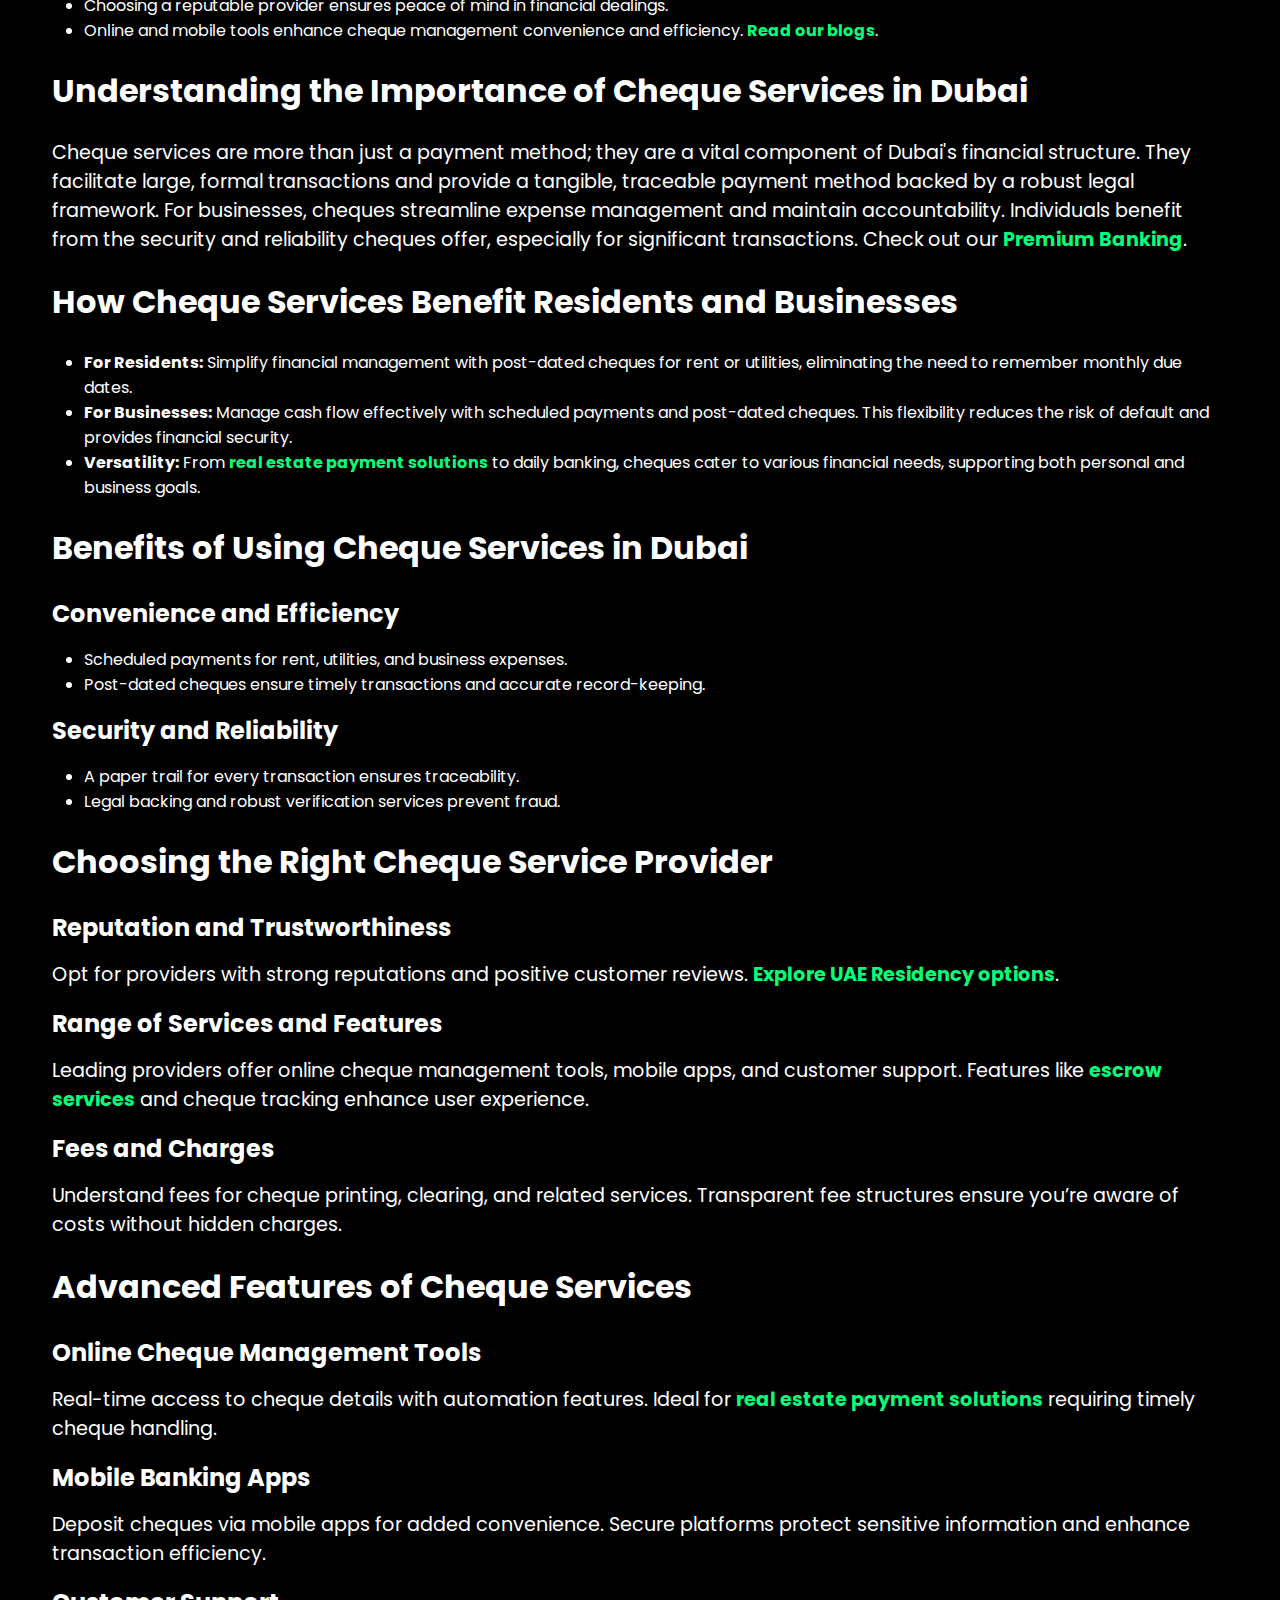
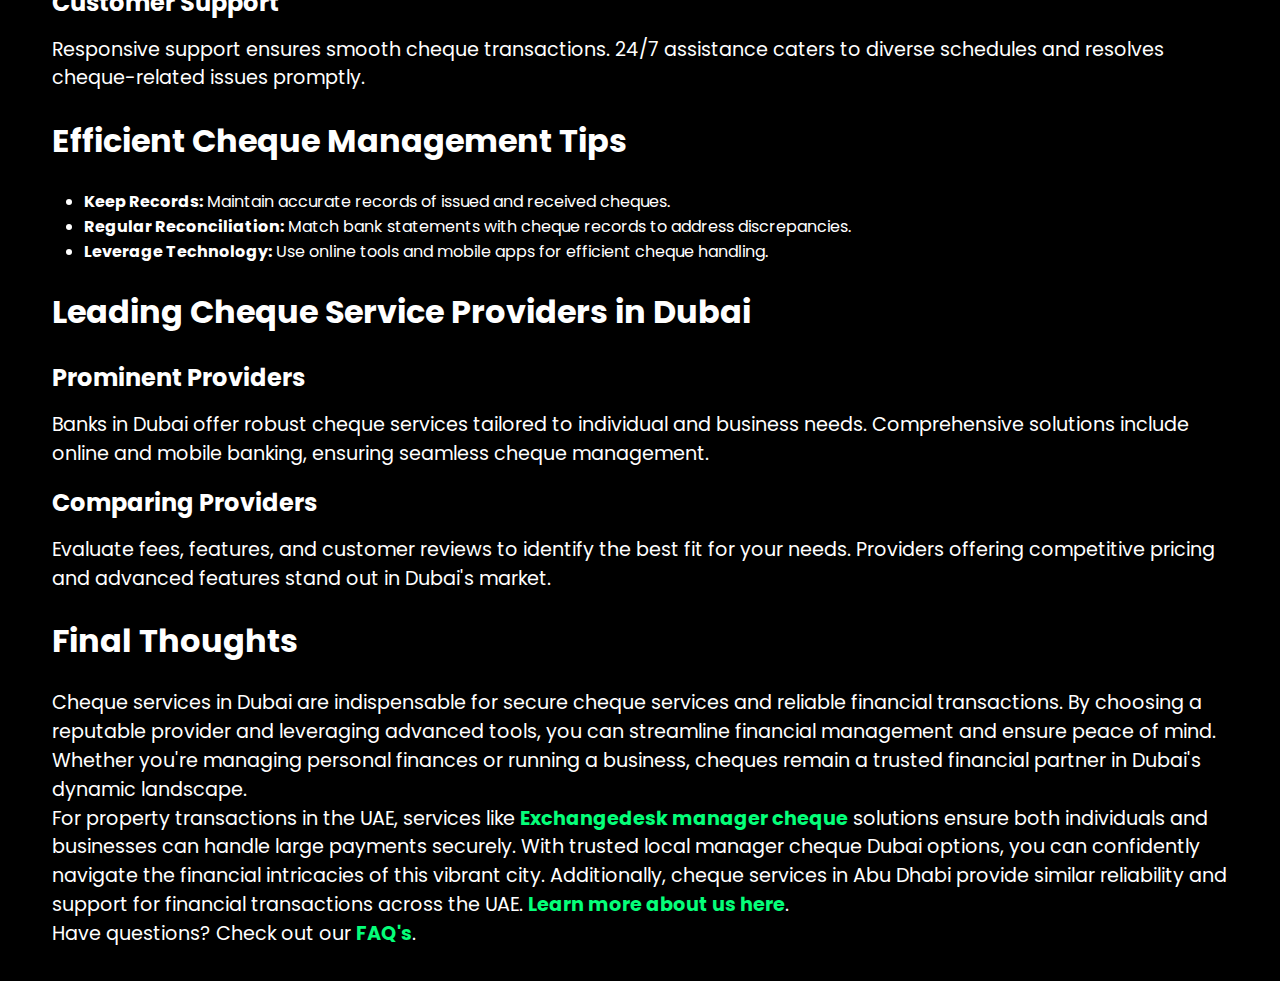
<file: blogs/Cheque-services-in-dubai.html>
<!DOCTYPE html>
<html lang="en">

<head>
  <meta charset="utf-8" />
  <link href="../style.css" rel="stylesheet" />
  <meta
    content="Learn about cheque services in Dubai, their benefits for residents and businesses, and how to choose the right provider for secure financial transactions."
    name="description" />
  <meta
    content="cheque services Dubai,secure cheque solutions,residents and businesses Dubai,post-dated cheques Dubai,cheque management tools,financial services UAE"
    name="keywords" />
  <meta content="Exchange Desk" name="author" />
  <link href="https://exchangedesk.ae/wp-content/uploads/2025/01/cropped-exchange-desk-favicon-512-x-512-px-1-32x32.png"
    rel="icon" sizes="32x32">
  <link
    href="https://exchangedesk.ae/wp-content/uploads/2025/01/cropped-exchange-desk-favicon-512-x-512-px-1-192x192.png"
    rel="icon" sizes="192x192" />
  <link
    href="https://exchangedesk.ae/wp-content/uploads/2025/01/cropped-exchange-desk-favicon-512-x-512-px-1-180x180.png"
    rel="apple-touch-icon" />
  <meta
    content="https://exchangedesk.ae/wp-content/uploads/2025/01/cropped-exchange-desk-favicon-512-x-512-px-1-270x270.png"
    name="msapplication-TileImage">
  <link href="https://fonts.googleapis.com/css2?family=Poppins:wght@400;500;600;700&amp;display=swap"
    rel="stylesheet" />
  <meta content="width=device-width, initial-scale=1.0" name="viewport">
  <script type="application/ld+json">
        {
          "@context": "https://schema.org",
          "@type": "Article",
          "headline": "Your Financial Partner for Cheque Services in Dubai",
          "author": {
            "@type": "Person",
            "name": "Exchange Desk"
          },
          "datePublished": "2025-01-22",
          "image": "../cover-images/cheque-services-dubai.webp",
          "publisher": {
            "@type": "Organization",
            "name": "Exchange Desk",
            "logo": {
              "@type": "ImageObject",
              "url": "https://exchangedesk.ae/wp-content/uploads/2023/08/exchange-desk-2.webp"
            }
          },
          "description": "Explore cheque services in Dubai and learn how they streamline financial transactions for individuals and businesses alike."
        }
        </script>
  <title>Your Financial Partner for Cheque Services in Dubai</title>
</head>

<body>
  <header>
    <p class="hash">finance</p>
    <h1>Your Financial Partner for Cheque Services in Dubai: Everything You Need to Know</h1>
    <div class="details">
      <p>info@exchangedesk.ae</p>
      <p>January 22, 2025</p>
      <p>5 minutes read</p>
    </div>
  </header>
  <main>
    <img alt="Cheque Services in Dubai - Streamline Financial Transactions" src="../cover-images/cheque-services-dubai.webp" />
    <section class="content">
      <article class="body">
        <p>In the vibrant financial center of Dubai, where towering skyscrapers dominate the skyline, cheque services remain a fundamental aspect of financial transactions. Whether you're paying rent, managing business expenses, or sealing a real estate deal, cheques offer a reliable and secure payment method. Yet, with so many options available, how do you choose the best cheque service in this vibrant city? This guide unravels the intricacies of cheque services in Dubai, highlighting top providers and their benefits. <a href="https://exchangedesk.ae/">Learn more here</a>.</p>

        <h2>Key Takeaways</h2>
        <ul>
          <li>Cheque services are integral to Dubai's financial ecosystem, offering security and reliability.</li>
          <li>They cater to both individual and business needs, simplifying financial management.</li>
          <li>Understanding fees and features of each provider is crucial for informed decisions.</li>
          <li>Choosing a reputable provider ensures peace of mind in financial dealings.</li>
          <li>Online and mobile tools enhance cheque management convenience and efficiency. <a href="https://exchangedesk.ae/blog/">Read our blogs</a>.</li>
        </ul>

        <h2>Understanding the Importance of Cheque Services in Dubai</h2>
        <p>Cheque services are more than just a payment method; they are a vital component of Dubai's financial structure. They facilitate large, formal transactions and provide a tangible, traceable payment method backed by a robust legal framework. For businesses, cheques streamline expense management and maintain accountability. Individuals benefit from the security and reliability cheques offer, especially for significant transactions. Check out our <a href="https://exchangedesk.ae/#:~:text=Bank%20Account%20Setup,hassle%2Dfree%20experience.">Premium Banking</a>.</p>

        <h2>How Cheque Services Benefit Residents and Businesses</h2>
        <ul>
          <li><strong>For Residents:</strong> Simplify financial management with post-dated cheques for rent or utilities, eliminating the need to remember monthly due dates.</li>
          <li><strong>For Businesses:</strong> Manage cash flow effectively with scheduled payments and post-dated cheques. This flexibility reduces the risk of default and provides financial security.</li>
          <li><strong>Versatility:</strong> From <a href="https://exchangedesk.ae/#:~:text=Luxury%20Assets%20Acquisition,tailored%2C%20seamless%20service.">real estate payment solutions</a> to daily banking, cheques cater to various financial needs, supporting both personal and business goals.</li>
        </ul>

        <h2>Benefits of Using Cheque Services in Dubai</h2>
        <h3>Convenience and Efficiency</h3>
        <ul>
          <li>Scheduled payments for rent, utilities, and business expenses.</li>
          <li>Post-dated cheques ensure timely transactions and accurate record-keeping.</li>
        </ul>

        <h3>Security and Reliability</h3>
        <ul>
          <li>A paper trail for every transaction ensures traceability.</li>
          <li>Legal backing and robust verification services prevent fraud.</li>
        </ul>

        <h2>Choosing the Right Cheque Service Provider</h2>
        <h3>Reputation and Trustworthiness</h3>
        <p>Opt for providers with strong reputations and positive customer reviews. <a href="https://exchangedesk.ae/#:~:text=Business%20Setup%20and,you%20obtain%20residency">Explore UAE Residency options</a>.</p>

        <h3>Range of Services and Features</h3>
        <p>Leading providers offer online cheque management tools, mobile apps, and customer support. Features like <a href="https://exchangedesk.ae/#:~:text=hassle%2Dfree%20experience.-,Crypto%20Exchange,fiat%20currencies%2C%20ensuring%20you%20benefit%20from%20the%20best%20exchange%20rates%20available.">escrow services</a> and cheque tracking enhance user experience.</p>

        <h3>Fees and Charges</h3>
        <p>Understand fees for cheque printing, clearing, and related services. Transparent fee structures ensure you’re aware of costs without hidden charges.</p>

        <h2>Advanced Features of Cheque Services</h2>
        <h3>Online Cheque Management Tools</h3>
        <p>Real-time access to cheque details with automation features. Ideal for <a href="https://exchangedesk.ae/#:~:text=Luxury%20Assets%20Acquisition,tailored%2C%20seamless%20service.">real estate payment solutions</a> requiring timely cheque handling.</p>

        <h3>Mobile Banking Apps</h3>
        <p>Deposit cheques via mobile apps for added convenience. Secure platforms protect sensitive information and enhance transaction efficiency.</p>

        <h3>Customer Support</h3>
        <p>Responsive support ensures smooth cheque transactions. 24/7 assistance caters to diverse schedules and resolves cheque-related issues promptly.</p>

        <h2>Efficient Cheque Management Tips</h2>
        <ul>
          <li><strong>Keep Records:</strong> Maintain accurate records of issued and received cheques.</li>
          <li><strong>Regular Reconciliation:</strong> Match bank statements with cheque records to address discrepancies.</li>
          <li><strong>Leverage Technology:</strong> Use online tools and mobile apps for efficient cheque handling.</li>
        </ul>

        <h2>Leading Cheque Service Providers in Dubai</h2>
        <h3>Prominent Providers</h3>
        <p>Banks in Dubai offer robust cheque services tailored to individual and business needs. Comprehensive solutions include online and mobile banking, ensuring seamless cheque management.</p>

        <h3>Comparing Providers</h3>
        <p>Evaluate fees, features, and customer reviews to identify the best fit for your needs. Providers offering competitive pricing and advanced features stand out in Dubai's market.</p>

        <h2>Final Thoughts</h2>
        <p>Cheque services in Dubai are indispensable for secure cheque services and reliable financial transactions. By choosing a reputable provider and leveraging advanced tools, you can streamline financial management and ensure peace of mind. Whether you're managing personal finances or running a business, cheques remain a trusted financial partner in Dubai's dynamic landscape.</p>

        <p>For property transactions in the UAE, services like <a href="https://exchangedesk.ae/contact-us/">Exchangedesk manager cheque</a> solutions ensure both individuals and businesses can handle large payments securely. With trusted local manager cheque Dubai options, you can confidently navigate the financial intricacies of this vibrant city. Additionally, cheque services in Abu Dhabi provide similar reliability and support for financial transactions across the UAE. <a href="https://exchangedesk.ae/about-us/">Learn more about us here</a>.</p>

        <p>Have questions? Check out our <a href="https://exchangedesk.ae/faq/">FAQ's</a>.</p>
      </article>
    </section>
  </main>
</body>

</html>
</file>
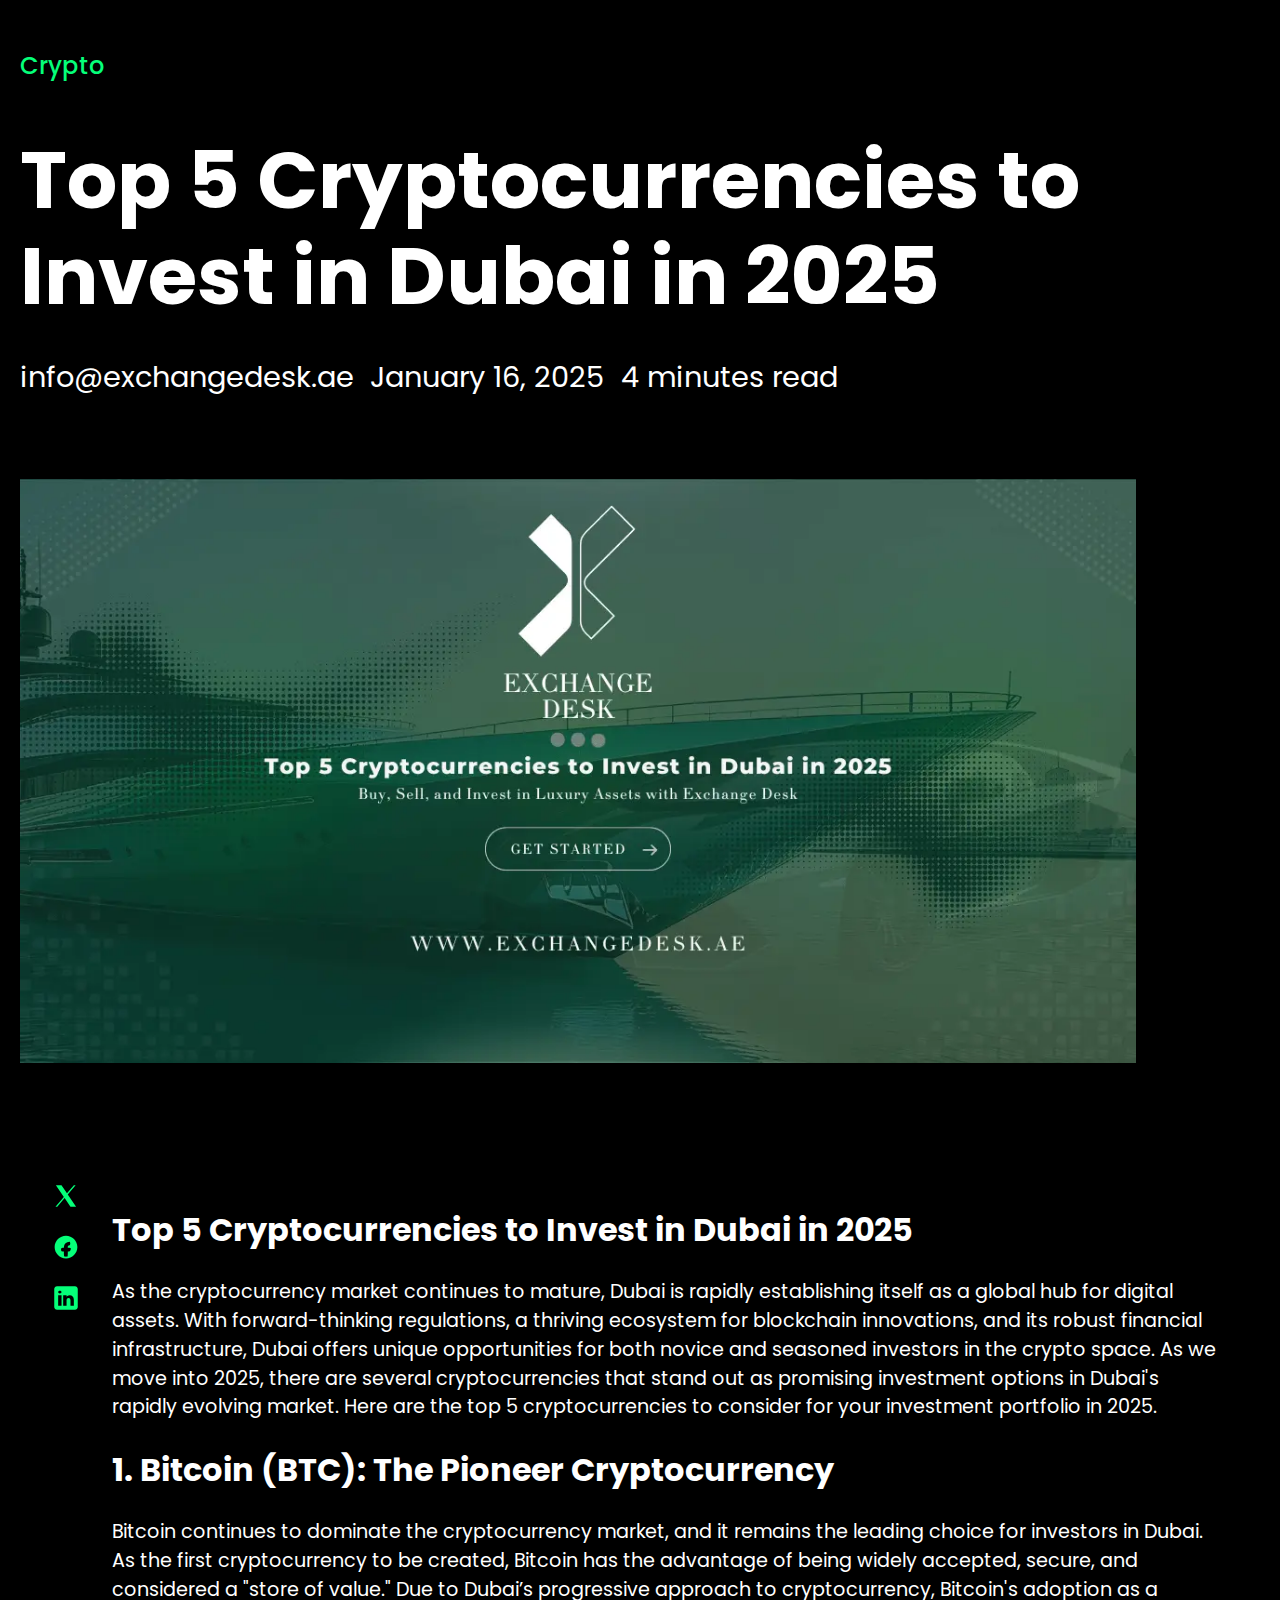
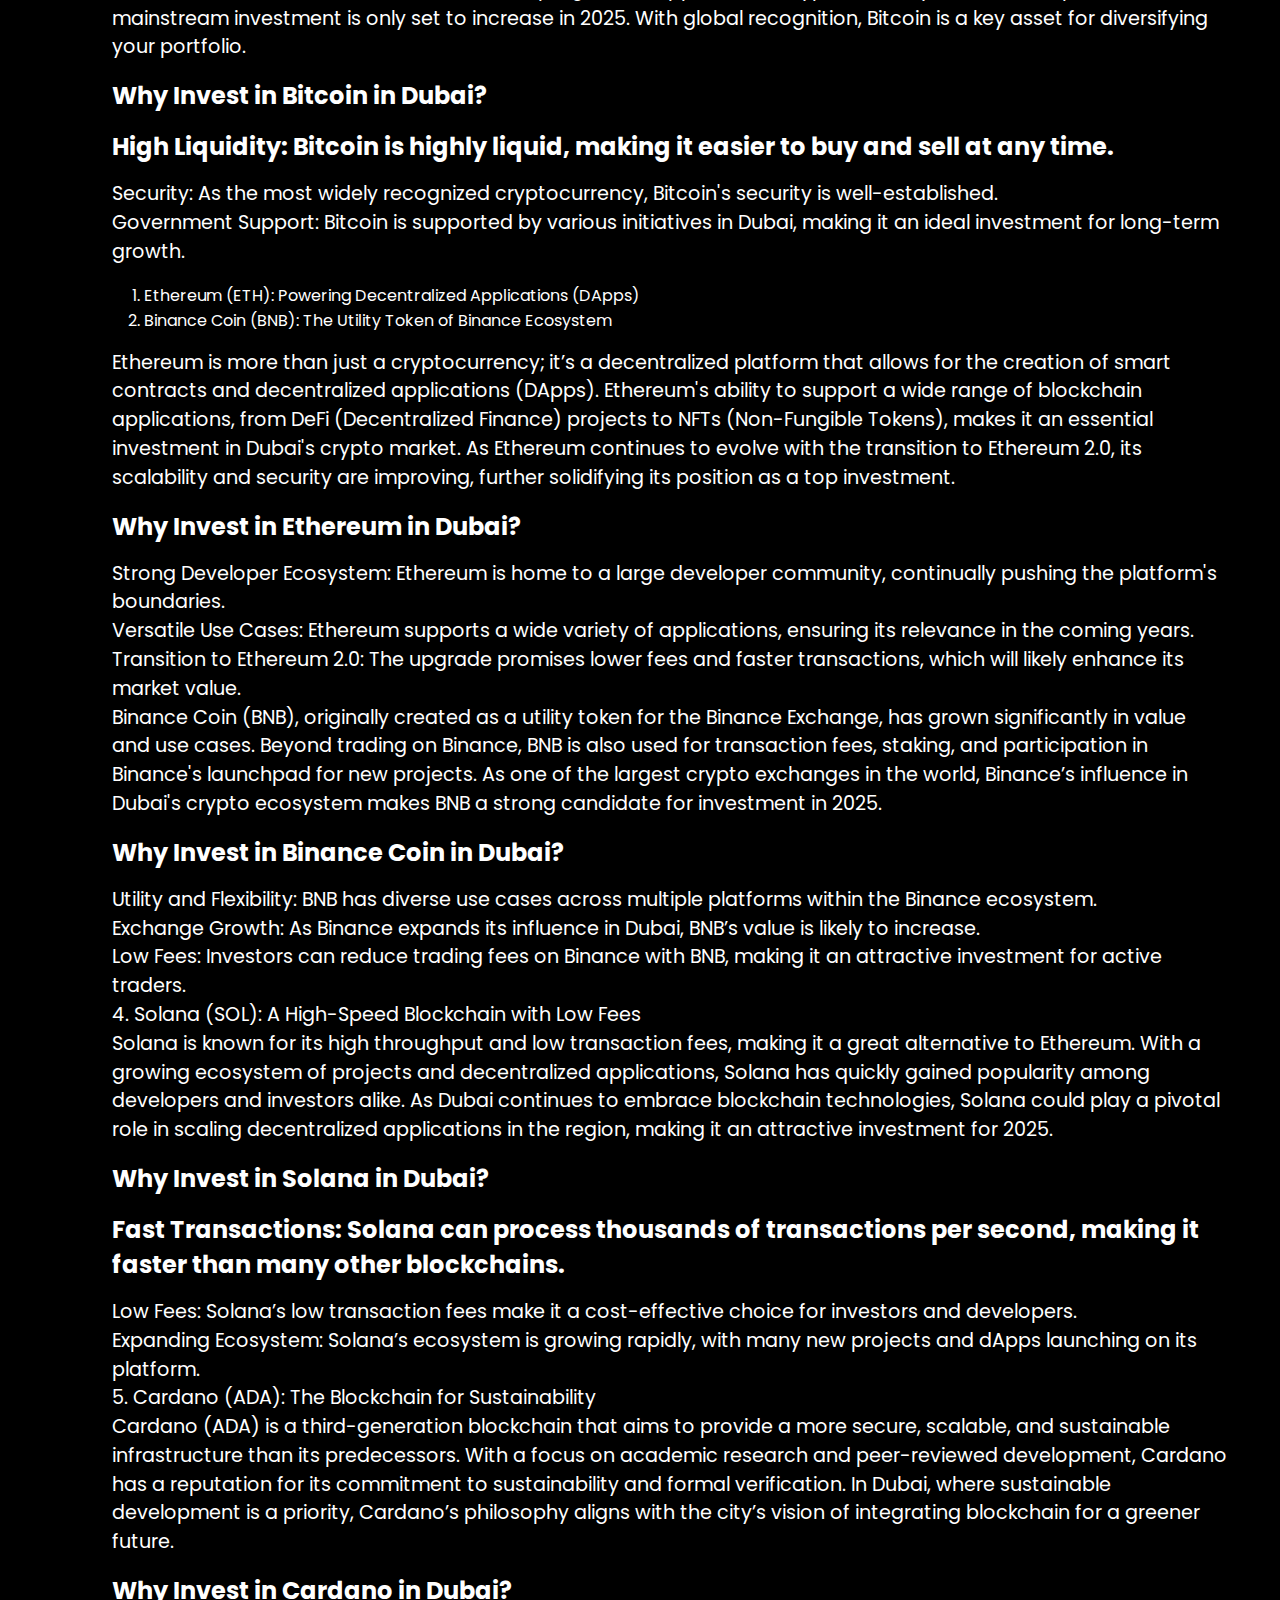
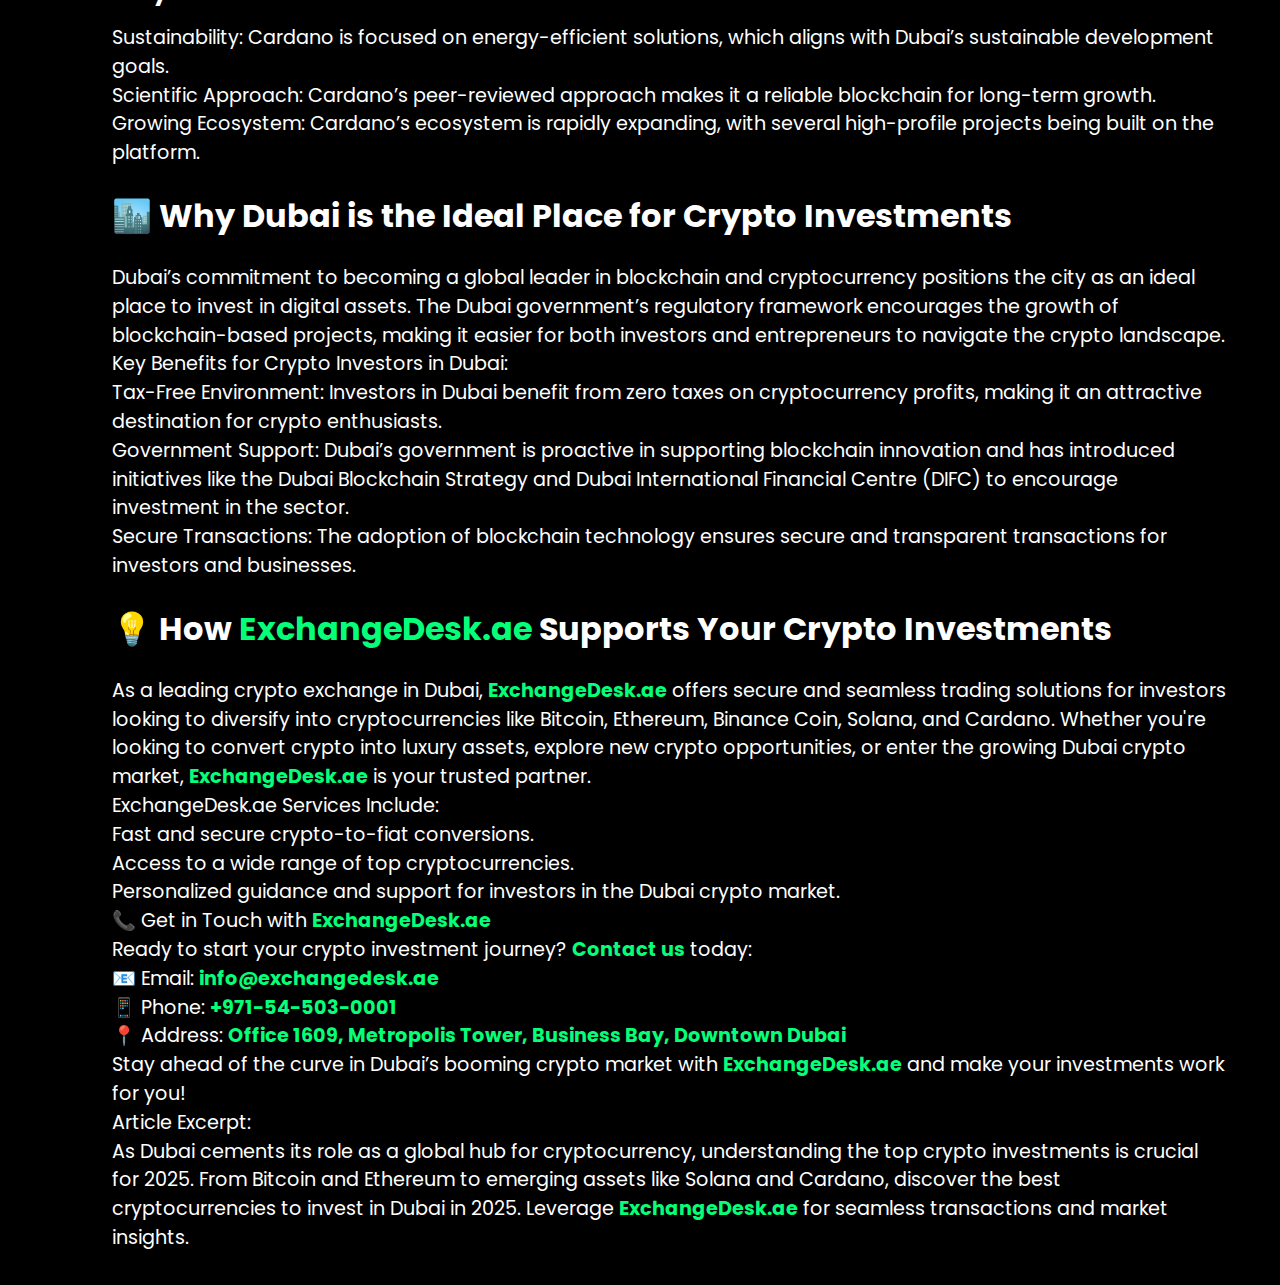
<file: blogs/Top-5-Cryptocurrencies-2025.html>
<!DOCTYPE html>

<html lang="en">

<head>
  <meta charset="utf-8" />
  <link href="../style.css" rel="stylesheet" />
  <meta
    content="Explore the top 5 cryptocurrencies to invest in Dubai in 2025. Learn about Bitcoin, Ethereum, Solana, Cardano, and Binance Coin, and how ExchangeDesk can help you navigate Dubai's booming crypto market. Stay ahead with the latest trends in digital asset investments."
    name="description" />
  <meta
    content="Dubai crypto market,cryptocurrencies in Dubai,best cryptocurrencies to invest in Dubai,Bitcoin investment Dubai,Ethereum investment Dubai,Binance Coin Dubai,Solana Dubai investment,Cardano Dubai,Dubai blockchain adoption,crypto investments Dubai"
    name="keywords" />
  <meta content="Exchange Desk" name="author" />
  <link href="https://exchangedesk.ae/wp-content/uploads/2025/01/cropped-exchange-desk-favicon-512-x-512-px-1-32x32.png"
    rel="icon" sizes="32x32">
  <link
    href="https://exchangedesk.ae/wp-content/uploads/2025/01/cropped-exchange-desk-favicon-512-x-512-px-1-192x192.png"
    rel="icon" sizes="192x192" />
  <link
    href="https://exchangedesk.ae/wp-content/uploads/2025/01/cropped-exchange-desk-favicon-512-x-512-px-1-180x180.png"
    rel="apple-touch-icon" />
  <meta
    content="https://exchangedesk.ae/wp-content/uploads/2025/01/cropped-exchange-desk-favicon-512-x-512-px-1-270x270.png"
    name="msapplication-TileImage">
  <link href="https://fonts.googleapis.com/css2?family=Poppins:wght@400;500;600;700&amp;display=swap"
    rel="stylesheet" />
  <meta content="width=device-width, initial-scale=1.0" name="viewport">
  <script type="application/ld+json">
        {
          "@context": "https://schema.org",
          "@type": "Article",
          "headline": "Top 5 Cryptocurrencies to Invest in Dubai in 2025",
          "author": {
            "@type": "Person",
            "name": "Exchange Desk"
          },
          "datePublished": "2025-01-15",
          "image": "../cover-images/Top-5-Cryptocurrencies-to-Invest-in-Dubai-2025-1.webp",
          "publisher": {
            "@type": "Organization",
            "name": "Exchange Desk",
            "logo": {
              "@type": "ImageObject",
              "url": "https://exchangedesk.ae/wp-content/uploads/2023/08/exchange-desk-2.webp"
            }
          },
          "description": "Discover the top 5 Cryptocurrencies to Invest in Dubai in 2025"
        }
        </script>
  <title>Top 5 Cryptocurrencies to Invest in Dubai in 2025</title>
  </meta>
  </meta>
  </link>
</head>

<body>
  <header>
    <p class="hash">crypto</p>
    <h1>Top 5 Cryptocurrencies to Invest in Dubai in 2025</h1>
    <div class="details">
      <p>info@exchangedesk.ae</p>
      <p>January 16, 2025</p>
      <p>4 minutes read</p>
    </div>
  </header>
  <main>
    <img alt="Top Cryptocurrencies to Invest in Dubai 2025: Bitcoin, Ethereum, Solana, Cardano, Binance Coin."
      src="../cover-images/Top-5-Cryptocurrencies-to-Invest-in-Dubai-2025-1.webp" />
    <section class="content">
      <nav>
        <ul class="social-links">
          <li><a href="https://x.com/exchange_desk" target="_blank">
              <svg fill-rule="nonzero" height="28px" viewbox="0,0,256,256" width="28px"
                xmlns="http://www.w3.org/2000/svg" xmlns:xlink="http://www.w3.org/1999/xlink">
                <g fill="#05ff79" fill-rule="nonzero" font-family="none" font-size="none" font-weight="none"
                  stroke="none" stroke-dasharray="" stroke-dashoffset="0" stroke-linecap="butt" stroke-linejoin="miter"
                  stroke-miterlimit="10" stroke-width="1" style="mix-blend-mode: normal" text-anchor="none">
                  <g transform="scale(5.12,5.12)">
                    <path
                      d="M6.91992,6l14.2168,20.72656l-14.9082,17.27344h3.17773l13.13867,-15.22266l10.44141,15.22266h10.01367l-14.87695,-21.6875l14.08008,-16.3125h-3.17578l-12.31055,14.26172l-9.7832,-14.26172z">
                    </path>
                  </g>
                </g>
              </svg>
            </a></li>
          <li><a href="https://www.facebook.com/exchangedesk" target="_blank">
              <svg height="28" viewbox="0,0,256,256" width="28" x="0px" xmlns="http://www.w3.org/2000/svg" y="0px">
                <g fill="#05ff79" fill-rule="nonzero" font-family="none" font-size="none" font-weight="none"
                  stroke="none" stroke-dasharray="" stroke-dashoffset="0" stroke-linecap="butt" stroke-linejoin="miter"
                  stroke-miterlimit="10" stroke-width="1" style="mix-blend-mode: normal" text-anchor="none">
                  <g transform="scale(8,8)">
                    <path
                      d="M16,3c-7.168,0 -13,5.832 -13,13c0,7.168 5.832,13 13,13c7.168,0 13,-5.832 13,-13c0,-7.168 -5.832,-13 -13,-13zM13.764,26.405c-0.178,-1.708 -0.25,-3.662 -0.157,-5.179c-0.92,0 -1.796,-0.114 -2.518,-0.382c-0.154,-0.057 -0.28,-0.184 -0.349,-0.333c-0.514,-1.121 -0.515,-1.903 0,-3.023c0.068,-0.149 0.204,-0.277 0.358,-0.334c0.902,-0.334 1.697,-0.405 2.522,-0.405l0.041,-0.928c0.188,-3.382 2.607,-5.744 6.314,-5.822c0.23,-0.005 0.457,0.125 0.554,0.334c0.481,1.039 0.51,2.249 0.011,3.318c-0.1,0.211 -0.32,0.349 -0.551,0.349c-1.104,0 -2.005,0.904 -2.002,2.008l0.002,0.73c1.308,0.01 2.039,0.114 3.071,0.38c0.252,0.065 0.448,0.334 0.449,0.594c0.006,1.059 -0.328,2.246 -0.971,2.931c-0.085,0.054 -0.168,0.106 -0.254,0.16c-0.636,0.221 -1.217,0.289 -2.216,0.289c0.082,1.396 -0.014,3.494 -0.185,5.352c-0.021,0.23 -0.197,0.417 -0.425,0.449c-0.477,0.067 -0.963,0.107 -1.458,0.107c-0.621,0 -1.23,-0.052 -1.823,-0.152c-0.221,-0.037 -0.39,-0.219 -0.413,-0.443z">
                    </path>
                  </g>
                </g>
              </svg>
            </a></li>
          <li><a href="https://www.linkedin.com/company/exchange-desk" target="_blank">
              <svg height="28" viewbox="0,0,256,256" width="28" x="0px" xmlns="http://www.w3.org/2000/svg" y="0px">
                <g fill="#05ff79" fill-rule="nonzero" font-family="none" font-size="none" font-weight="none"
                  stroke="none" stroke-dasharray="" stroke-dashoffset="0" stroke-linecap="butt" stroke-linejoin="miter"
                  stroke-miterlimit="10" stroke-width="1" style="mix-blend-mode: normal" text-anchor="none">
                  <g transform="scale(5.12,5.12)">
                    <path
                      d="M41,4h-32c-2.76,0 -5,2.24 -5,5v32c0,2.76 2.24,5 5,5h32c2.76,0 5,-2.24 5,-5v-32c0,-2.76 -2.24,-5 -5,-5zM17,20v19h-6v-19zM11,14.47c0,-1.4 1.2,-2.47 3,-2.47c1.8,0 2.93,1.07 3,2.47c0,1.4 -1.12,2.53 -3,2.53c-1.8,0 -3,-1.13 -3,-2.53zM39,39h-6c0,0 0,-9.26 0,-10c0,-2 -1,-4 -3.5,-4.04h-0.08c-2.42,0 -3.42,2.06 -3.42,4.04c0,0.91 0,10 0,10h-6v-19h6v2.56c0,0 1.93,-2.56 5.81,-2.56c3.97,0 7.19,2.73 7.19,8.26z">
                    </path>
                  </g>
                </g>
              </svg>
            </a></li>
        </ul>
      </nav>
      <article class="body">
        <h2>Top 5 Cryptocurrencies to Invest in Dubai in 2025</h2>
        <p>As the cryptocurrency market continues to mature, Dubai is rapidly establishing itself as a global hub for
          digital assets. With forward-thinking regulations, a thriving ecosystem for blockchain innovations, and its
          robust financial infrastructure, Dubai offers unique opportunities for both novice and seasoned investors in
          the crypto space. As we move into 2025, there are several cryptocurrencies that stand out as promising
          investment options in Dubai's rapidly evolving market. Here are the top 5 cryptocurrencies to consider for
          your investment portfolio in 2025.</p>
        <h2>1. Bitcoin (BTC): The Pioneer Cryptocurrency</h2>
        <p>Bitcoin continues to dominate the cryptocurrency market, and it remains the leading choice for investors in
          Dubai. As the first cryptocurrency to be created, Bitcoin has the advantage of being widely accepted, secure,
          and considered a "store of value." Due to Dubai’s progressive approach to cryptocurrency, Bitcoin's adoption
          as a mainstream investment is only set to increase in 2025. With global recognition, Bitcoin is a key asset
          for diversifying your portfolio.</p>
        <h3>Why Invest in Bitcoin in Dubai?</h3>
        <h3>High Liquidity: Bitcoin is highly liquid, making it easier to buy and sell at any time.</h3>
        <p>Security: As the most widely recognized cryptocurrency, Bitcoin's security is well-established.</p>
        <p>Government Support: Bitcoin is supported by various initiatives in Dubai, making it an ideal investment for
          long-term growth.</p>
        <ol>
          <li>Ethereum (ETH): Powering Decentralized Applications (DApps)</li>
          <li>Binance Coin (BNB): The Utility Token of Binance Ecosystem</li>
        </ol>
        <p>Ethereum is more than just a cryptocurrency; it’s a decentralized platform that allows for the creation of
          smart contracts and decentralized applications (DApps). Ethereum's ability to support a wide range of
          blockchain applications, from DeFi (Decentralized Finance) projects to NFTs (Non-Fungible Tokens), makes it an
          essential investment in Dubai's crypto market. As Ethereum continues to evolve with the transition to Ethereum
          2.0, its scalability and security are improving, further solidifying its position as a top investment.</p>
        <h3>Why Invest in Ethereum in Dubai?</h3>
        <p>Strong Developer Ecosystem: Ethereum is home to a large developer community, continually pushing the
          platform's boundaries.</p>
        <p>Versatile Use Cases: Ethereum supports a wide variety of applications, ensuring its relevance in the coming
          years.</p>
        <p>Transition to Ethereum 2.0: The upgrade promises lower fees and faster transactions, which will likely
          enhance its market value.</p>
        <p>Binance Coin (BNB), originally created as a utility token for the Binance Exchange, has grown significantly
          in value and use cases. Beyond trading on Binance, BNB is also used for transaction fees, staking, and
          participation in Binance's launchpad for new projects. As one of the largest crypto exchanges in the world,
          Binance’s influence in Dubai's crypto ecosystem makes BNB a strong candidate for investment in 2025.</p>
        <h3>Why Invest in Binance Coin in Dubai?</h3>
        <p>Utility and Flexibility: BNB has diverse use cases across multiple platforms within the Binance ecosystem.
        </p>
        <p>Exchange Growth: As Binance expands its influence in Dubai, BNB’s value is likely to increase.</p>
        <p>Low Fees: Investors can reduce trading fees on Binance with BNB, making it an attractive investment for
          active traders.</p>
        <p>4. Solana (SOL): A High-Speed Blockchain with Low Fees</p>
        <p>Solana is known for its high throughput and low transaction fees, making it a great alternative to Ethereum.
          With a growing ecosystem of projects and decentralized applications, Solana has quickly gained popularity
          among developers and investors alike. As Dubai continues to embrace blockchain technologies, Solana could play
          a pivotal role in scaling decentralized applications in the region, making it an attractive investment for
          2025.</p>
        <h3>Why Invest in Solana in Dubai?</h3>
        <h3>Fast Transactions: Solana can process thousands of transactions per second, making it faster than many other
          blockchains.</h3>
        <p>Low Fees: Solana’s low transaction fees make it a cost-effective choice for investors and developers.</p>
        <p>Expanding Ecosystem: Solana’s ecosystem is growing rapidly, with many new projects and dApps launching on its
          platform.</p>
        <p>5. Cardano (ADA): The Blockchain for Sustainability</p>
        <p>Cardano (ADA) is a third-generation blockchain that aims to provide a more secure, scalable, and sustainable
          infrastructure than its predecessors. With a focus on academic research and peer-reviewed development, Cardano
          has a reputation for its commitment to sustainability and formal verification. In Dubai, where sustainable
          development is a priority, Cardano’s philosophy aligns with the city’s vision of integrating blockchain for a
          greener future.</p>
        <h3>Why Invest in Cardano in Dubai?</h3>
        <p>Sustainability: Cardano is focused on energy-efficient solutions, which aligns with Dubai’s sustainable
          development goals.</p>
        <p>Scientific Approach: Cardano’s peer-reviewed approach makes it a reliable blockchain for long-term growth.
        </p>
        <p>Growing Ecosystem: Cardano’s ecosystem is rapidly expanding, with several high-profile projects being built
          on the platform.</p>
        <h2>🏙️ Why Dubai is the Ideal Place for Crypto Investments</h2>
        <p>Dubai’s commitment to becoming a global leader in blockchain and cryptocurrency positions the city as an
          ideal place to invest in digital assets. The Dubai government’s regulatory framework encourages the growth of
          blockchain-based projects, making it easier for both investors and entrepreneurs to navigate the crypto
          landscape.</p>
        <p>Key Benefits for Crypto Investors in Dubai:</p>
        <p>Tax-Free Environment: Investors in Dubai benefit from zero taxes on cryptocurrency profits, making it an
          attractive destination for crypto enthusiasts.</p>
        <p>Government Support: Dubai’s government is proactive in supporting blockchain innovation and has introduced
          initiatives like the Dubai Blockchain Strategy and Dubai International Financial Centre (DIFC) to encourage
          investment in the sector.</p>
        <p>Secure Transactions: The adoption of blockchain technology ensures secure and transparent transactions for
          investors and businesses.</p>
        <h2>💡 How <a href="https://exchangedesk.ae" target="_blank">ExchangeDesk.ae</a> Supports Your Crypto Investments</h2>
        <p>As a leading crypto exchange in Dubai, <a href="https://exchangedesk.ae" target="_blank">ExchangeDesk.ae</a> offers secure and seamless trading solutions for
          investors looking to diversify into cryptocurrencies like Bitcoin, Ethereum, Binance Coin, Solana, and
          Cardano. Whether you're looking to convert crypto into luxury assets, explore new crypto opportunities, or
          enter the growing Dubai crypto market, <a href="https://exchangedesk.ae" target="_blank">ExchangeDesk.ae</a> is your trusted partner.</p>
        <p>ExchangeDesk.ae Services Include:</p>
        <p>Fast and secure crypto-to-fiat conversions.</p>
        <p>Access to a wide range of top cryptocurrencies.</p>
        <p>Personalized guidance and support for investors in the Dubai crypto market.</p>
        <p>📞 Get in Touch with <a href="https://exchangedesk.ae" target="_blank">ExchangeDesk.ae</a></p>
        <p>Ready to start your crypto investment journey? <a href="https://exchangedesk.ae/contact-us" target="_blank">Contact us</a> today:</p>
        <p>📧 Email: <a href="mailto:info@exchangedesk.ae">info@exchangedesk.ae</a></p>
        <p>📱 Phone: <a href="tel:+971-54-503-0001">+971-54-503-0001</a></p>
        <p>📍 Address: <a href="https://maps.app.goo.gl/xXxdGAk1YEkby1B1A" target="_blank">Office 1609, Metropolis Tower, Business Bay, Downtown Dubai</a></p>
        <p>Stay ahead of the curve in Dubai’s booming crypto market with <a href="https://exchangedesk.ae" target="_blank">ExchangeDesk.ae</a> and make your investments work
          for you!</p>
        <p>Article Excerpt:</p>
        <p>As Dubai cements its role as a global hub for cryptocurrency, understanding the top crypto investments is
          crucial for 2025. From Bitcoin and Ethereum to emerging assets like Solana and Cardano, discover the best
          cryptocurrencies to invest in Dubai in 2025. Leverage <a href="https://exchangedesk.ae" target="_blank">ExchangeDesk.ae</a> for seamless transactions and market
          insights.</p>
      </article>
    </section>
  </main>
</body>

</html>
</file>
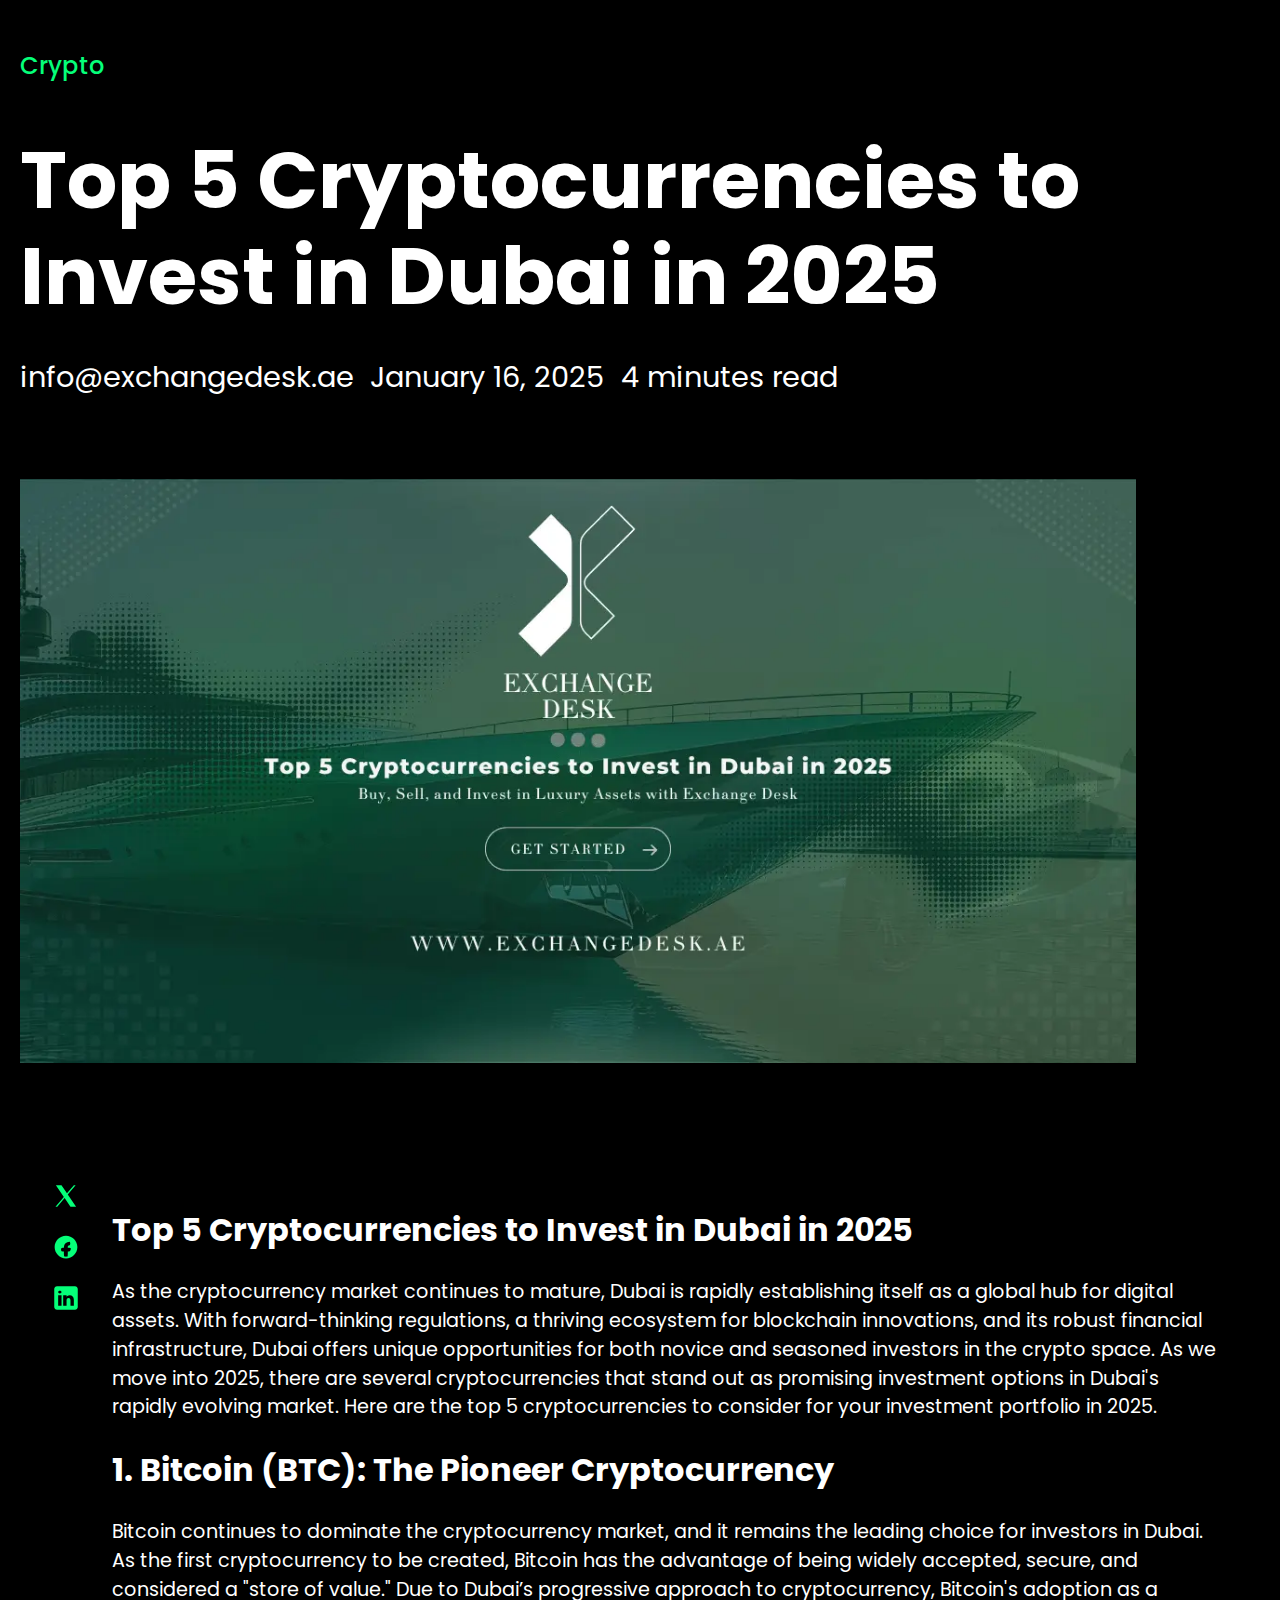
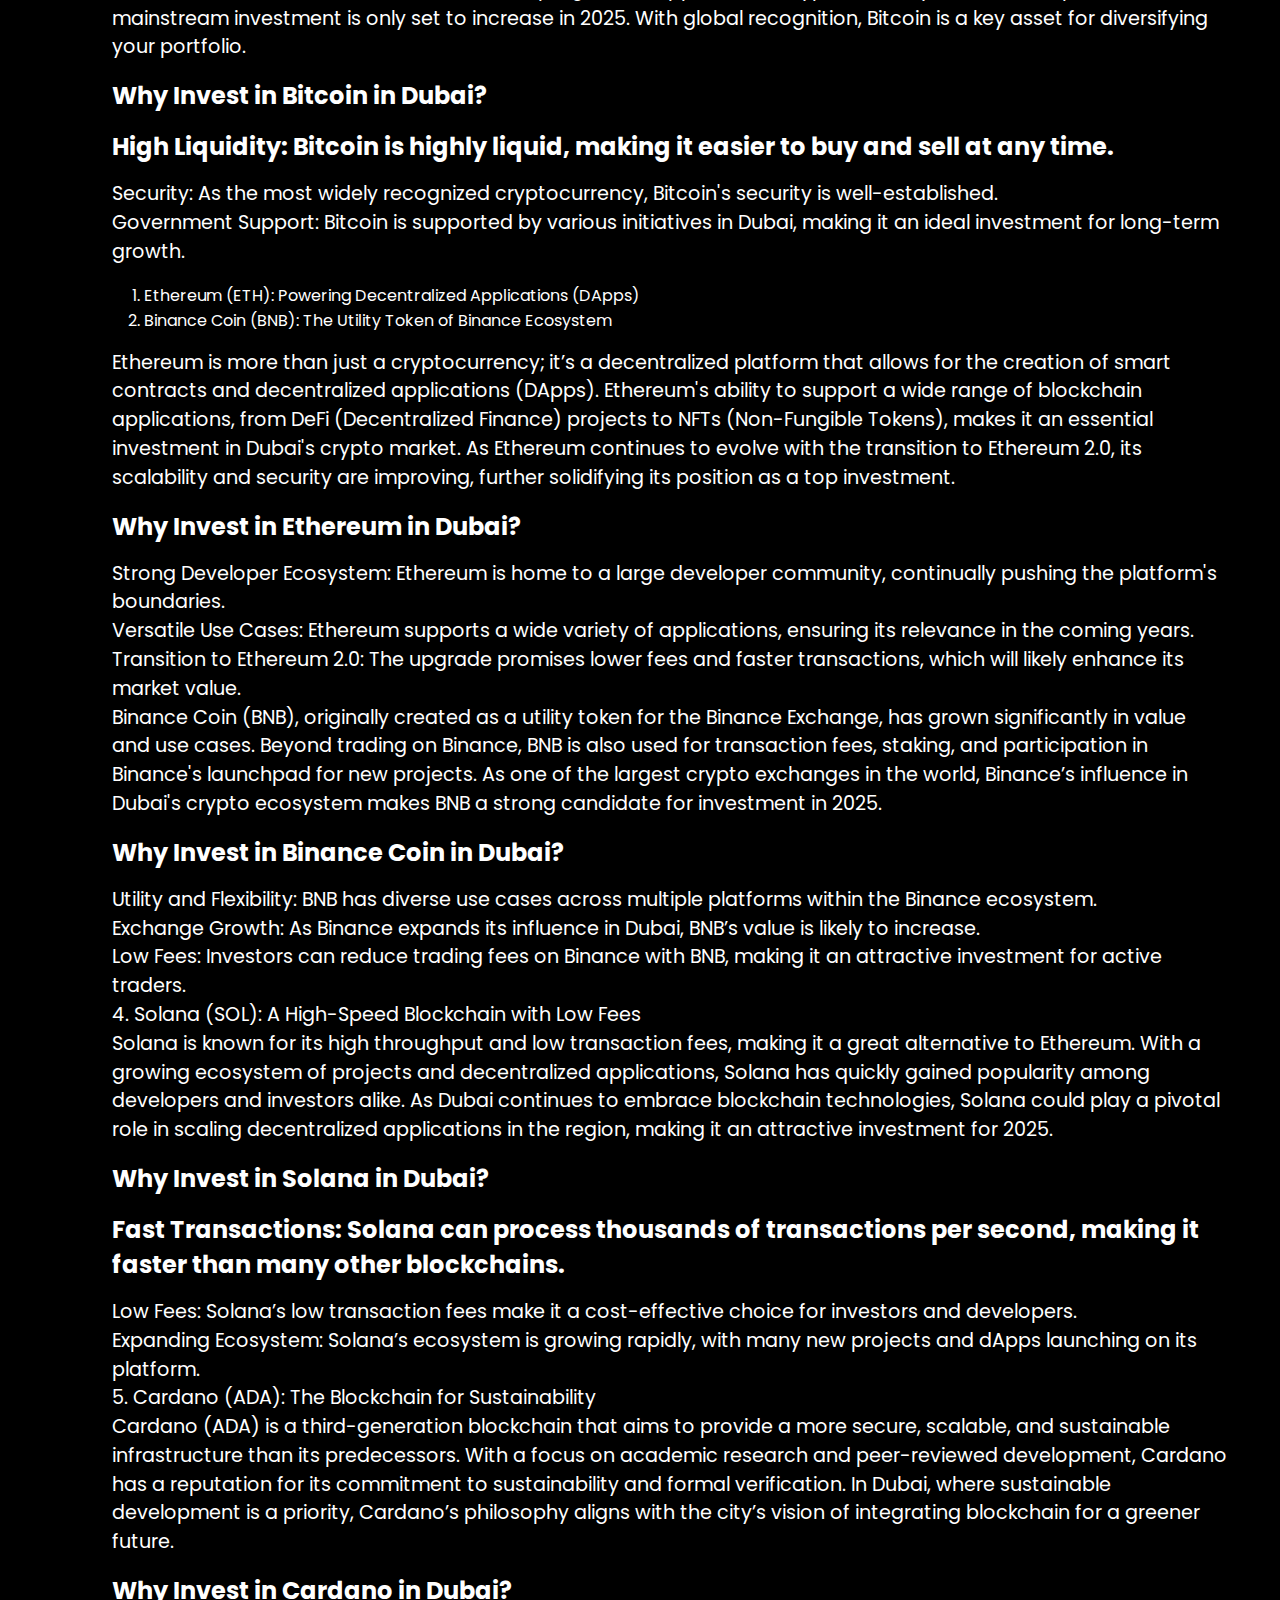
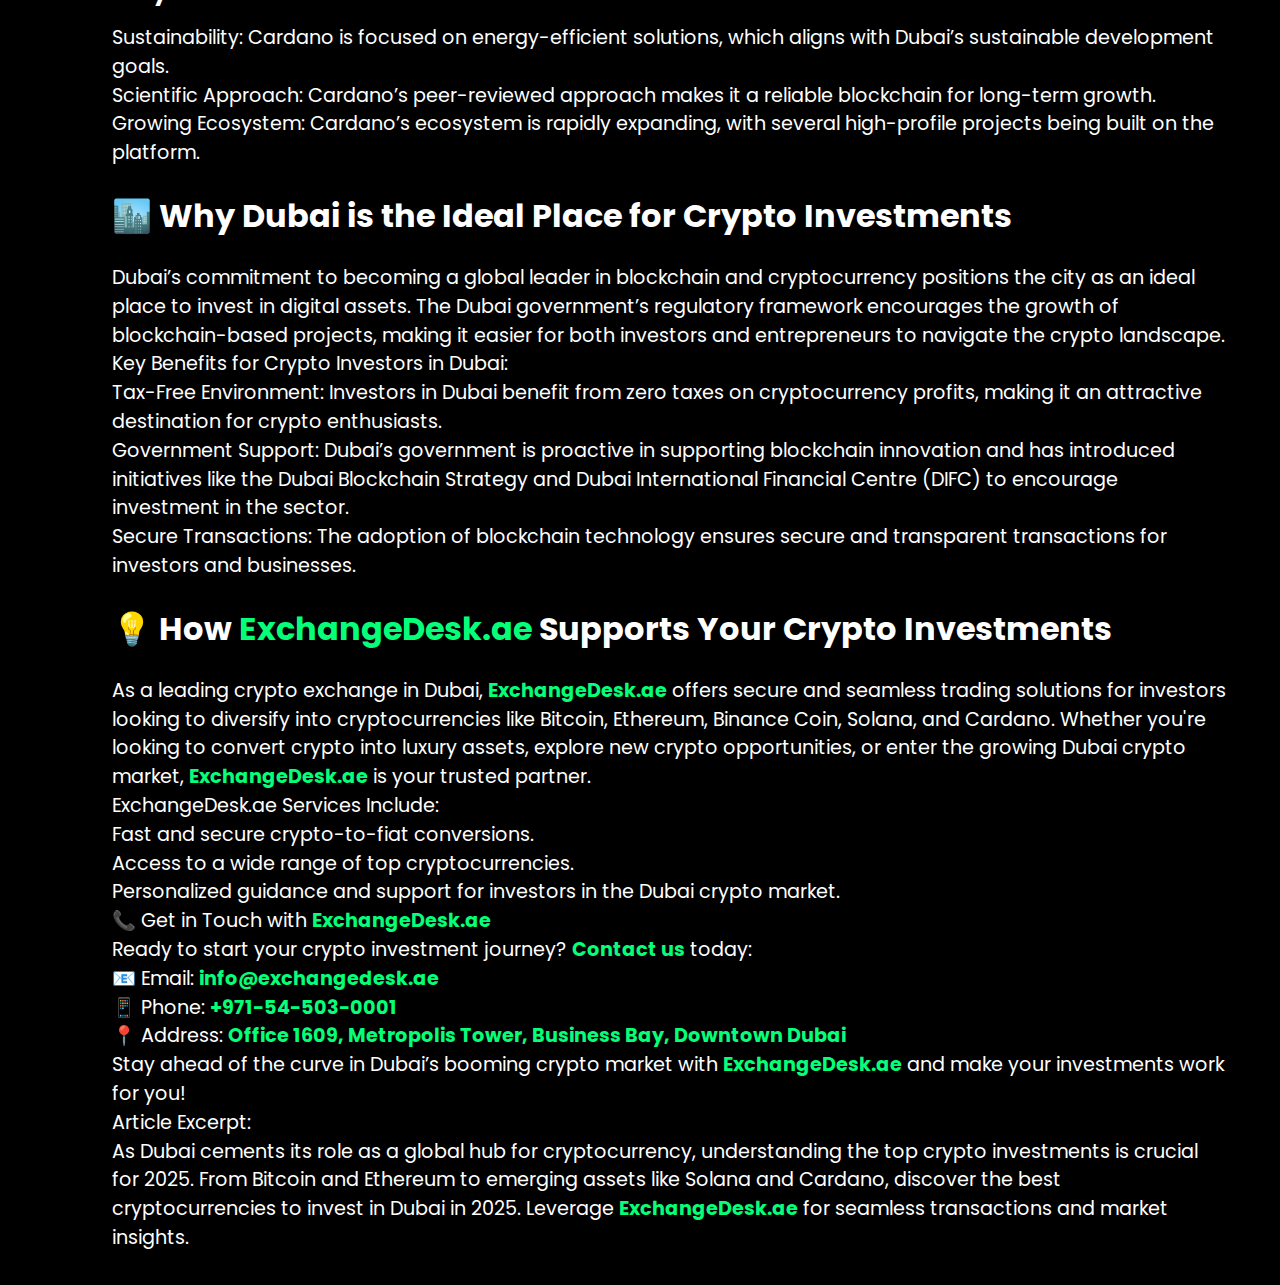
<file: blogs/Top-5-Cryptocurrencies-to-Invest-in-Dubai-2025.html>
<!DOCTYPE html>

<html lang="en">

<head>
  <meta charset="utf-8" />
  <link href="../style.css" rel="stylesheet" />
  <meta
    content="Explore the top 5 cryptocurrencies to invest in Dubai in 2025. Learn about Bitcoin, Ethereum, Solana, Cardano, and Binance Coin, and how ExchangeDesk can help you navigate Dubai's booming crypto market. Stay ahead with the latest trends in digital asset investments."
    name="description" />
  <meta
    content="Dubai crypto market,cryptocurrencies in Dubai,best cryptocurrencies to invest in Dubai,Bitcoin investment Dubai,Ethereum investment Dubai,Binance Coin Dubai,Solana Dubai investment,Cardano Dubai,Dubai blockchain adoption,crypto investments Dubai"
    name="keywords" />
  <meta content="Exchange Desk" name="author" />
  <link href="https://exchangedesk.ae/wp-content/uploads/2025/01/cropped-exchange-desk-favicon-512-x-512-px-1-32x32.png"
    rel="icon" sizes="32x32">
  <link
    href="https://exchangedesk.ae/wp-content/uploads/2025/01/cropped-exchange-desk-favicon-512-x-512-px-1-192x192.png"
    rel="icon" sizes="192x192" />
  <link
    href="https://exchangedesk.ae/wp-content/uploads/2025/01/cropped-exchange-desk-favicon-512-x-512-px-1-180x180.png"
    rel="apple-touch-icon" />
  <meta
    content="https://exchangedesk.ae/wp-content/uploads/2025/01/cropped-exchange-desk-favicon-512-x-512-px-1-270x270.png"
    name="msapplication-TileImage">
  <link href="https://fonts.googleapis.com/css2?family=Poppins:wght@400;500;600;700&amp;display=swap"
    rel="stylesheet" />
  <meta content="width=device-width, initial-scale=1.0" name="viewport">
  <script type="application/ld+json">
        {
          "@context": "https://schema.org",
          "@type": "Article",
          "headline": "Top 5 Cryptocurrencies to Invest in Dubai in 2025",
          "author": {
            "@type": "Person",
            "name": "Exchange Desk"
          },
          "datePublished": "2025-01-15",
          "image": "../cover-images/Top-5-Cryptocurrencies-to-Invest-in-Dubai-2025-1.webp",
          "publisher": {
            "@type": "Organization",
            "name": "Exchange Desk",
            "logo": {
              "@type": "ImageObject",
              "url": "https://exchangedesk.ae/wp-content/uploads/2023/08/exchange-desk-2.webp"
            }
          },
          "description": "Discover the top 5 Cryptocurrencies to Invest in Dubai in 2025"
        }
        </script>
  <title>Top 5 Cryptocurrencies to Invest in Dubai in 2025</title>
  </meta>
  </meta>
  </link>
</head>

<body>
  <header>
    <p class="hash">crypto</p>
    <h1>Top 5 Cryptocurrencies to Invest in Dubai in 2025</h1>
    <div class="details">
      <p>info@exchangedesk.ae</p>
      <p>January 16, 2025</p>
      <p>4 minutes read</p>
    </div>
  </header>
  <main>
    <img alt="Top Cryptocurrencies to Invest in Dubai 2025: Bitcoin, Ethereum, Solana, Cardano, Binance Coin."
      src="../cover-images/Top-5-Cryptocurrencies-to-Invest-in-Dubai-2025-1.webp" />
    <section class="content">
      <nav>
        <ul class="social-links">
          <li><a href="https://x.com/exchange_desk" target="_blank">
              <svg fill-rule="nonzero" height="28px" viewbox="0,0,256,256" width="28px"
                xmlns="http://www.w3.org/2000/svg" xmlns:xlink="http://www.w3.org/1999/xlink">
                <g fill="#05ff79" fill-rule="nonzero" font-family="none" font-size="none" font-weight="none"
                  stroke="none" stroke-dasharray="" stroke-dashoffset="0" stroke-linecap="butt" stroke-linejoin="miter"
                  stroke-miterlimit="10" stroke-width="1" style="mix-blend-mode: normal" text-anchor="none">
                  <g transform="scale(5.12,5.12)">
                    <path
                      d="M6.91992,6l14.2168,20.72656l-14.9082,17.27344h3.17773l13.13867,-15.22266l10.44141,15.22266h10.01367l-14.87695,-21.6875l14.08008,-16.3125h-3.17578l-12.31055,14.26172l-9.7832,-14.26172z">
                    </path>
                  </g>
                </g>
              </svg>
            </a></li>
          <li><a href="https://www.facebook.com/exchangedesk" target="_blank">
              <svg height="28" viewbox="0,0,256,256" width="28" x="0px" xmlns="http://www.w3.org/2000/svg" y="0px">
                <g fill="#05ff79" fill-rule="nonzero" font-family="none" font-size="none" font-weight="none"
                  stroke="none" stroke-dasharray="" stroke-dashoffset="0" stroke-linecap="butt" stroke-linejoin="miter"
                  stroke-miterlimit="10" stroke-width="1" style="mix-blend-mode: normal" text-anchor="none">
                  <g transform="scale(8,8)">
                    <path
                      d="M16,3c-7.168,0 -13,5.832 -13,13c0,7.168 5.832,13 13,13c7.168,0 13,-5.832 13,-13c0,-7.168 -5.832,-13 -13,-13zM13.764,26.405c-0.178,-1.708 -0.25,-3.662 -0.157,-5.179c-0.92,0 -1.796,-0.114 -2.518,-0.382c-0.154,-0.057 -0.28,-0.184 -0.349,-0.333c-0.514,-1.121 -0.515,-1.903 0,-3.023c0.068,-0.149 0.204,-0.277 0.358,-0.334c0.902,-0.334 1.697,-0.405 2.522,-0.405l0.041,-0.928c0.188,-3.382 2.607,-5.744 6.314,-5.822c0.23,-0.005 0.457,0.125 0.554,0.334c0.481,1.039 0.51,2.249 0.011,3.318c-0.1,0.211 -0.32,0.349 -0.551,0.349c-1.104,0 -2.005,0.904 -2.002,2.008l0.002,0.73c1.308,0.01 2.039,0.114 3.071,0.38c0.252,0.065 0.448,0.334 0.449,0.594c0.006,1.059 -0.328,2.246 -0.971,2.931c-0.085,0.054 -0.168,0.106 -0.254,0.16c-0.636,0.221 -1.217,0.289 -2.216,0.289c0.082,1.396 -0.014,3.494 -0.185,5.352c-0.021,0.23 -0.197,0.417 -0.425,0.449c-0.477,0.067 -0.963,0.107 -1.458,0.107c-0.621,0 -1.23,-0.052 -1.823,-0.152c-0.221,-0.037 -0.39,-0.219 -0.413,-0.443z">
                    </path>
                  </g>
                </g>
              </svg>
            </a></li>
          <li><a href="https://www.linkedin.com/company/exchange-desk" target="_blank">
              <svg height="28" viewbox="0,0,256,256" width="28" x="0px" xmlns="http://www.w3.org/2000/svg" y="0px">
                <g fill="#05ff79" fill-rule="nonzero" font-family="none" font-size="none" font-weight="none"
                  stroke="none" stroke-dasharray="" stroke-dashoffset="0" stroke-linecap="butt" stroke-linejoin="miter"
                  stroke-miterlimit="10" stroke-width="1" style="mix-blend-mode: normal" text-anchor="none">
                  <g transform="scale(5.12,5.12)">
                    <path
                      d="M41,4h-32c-2.76,0 -5,2.24 -5,5v32c0,2.76 2.24,5 5,5h32c2.76,0 5,-2.24 5,-5v-32c0,-2.76 -2.24,-5 -5,-5zM17,20v19h-6v-19zM11,14.47c0,-1.4 1.2,-2.47 3,-2.47c1.8,0 2.93,1.07 3,2.47c0,1.4 -1.12,2.53 -3,2.53c-1.8,0 -3,-1.13 -3,-2.53zM39,39h-6c0,0 0,-9.26 0,-10c0,-2 -1,-4 -3.5,-4.04h-0.08c-2.42,0 -3.42,2.06 -3.42,4.04c0,0.91 0,10 0,10h-6v-19h6v2.56c0,0 1.93,-2.56 5.81,-2.56c3.97,0 7.19,2.73 7.19,8.26z">
                    </path>
                  </g>
                </g>
              </svg>
            </a></li>
        </ul>
      </nav>
      <article class="body">
        <h2>Top 5 Cryptocurrencies to Invest in Dubai in 2025</h2>
        <p>As the cryptocurrency market continues to mature, Dubai is rapidly establishing itself as a global hub for
          digital assets. With forward-thinking regulations, a thriving ecosystem for blockchain innovations, and its
          robust financial infrastructure, Dubai offers unique opportunities for both novice and seasoned investors in
          the crypto space. As we move into 2025, there are several cryptocurrencies that stand out as promising
          investment options in Dubai's rapidly evolving market. Here are the top 5 cryptocurrencies to consider for
          your investment portfolio in 2025.</p>
        <h2>1. Bitcoin (BTC): The Pioneer Cryptocurrency</h2>
        <p>Bitcoin continues to dominate the cryptocurrency market, and it remains the leading choice for investors in
          Dubai. As the first cryptocurrency to be created, Bitcoin has the advantage of being widely accepted, secure,
          and considered a "store of value." Due to Dubai’s progressive approach to cryptocurrency, Bitcoin's adoption
          as a mainstream investment is only set to increase in 2025. With global recognition, Bitcoin is a key asset
          for diversifying your portfolio.</p>
        <h3>Why Invest in Bitcoin in Dubai?</h3>
        <h3>High Liquidity: Bitcoin is highly liquid, making it easier to buy and sell at any time.</h3>
        <p>Security: As the most widely recognized cryptocurrency, Bitcoin's security is well-established.</p>
        <p>Government Support: Bitcoin is supported by various initiatives in Dubai, making it an ideal investment for
          long-term growth.</p>
        <ol>
          <li>Ethereum (ETH): Powering Decentralized Applications (DApps)</li>
          <li>Binance Coin (BNB): The Utility Token of Binance Ecosystem</li>
        </ol>
        <p>Ethereum is more than just a cryptocurrency; it’s a decentralized platform that allows for the creation of
          smart contracts and decentralized applications (DApps). Ethereum's ability to support a wide range of
          blockchain applications, from DeFi (Decentralized Finance) projects to NFTs (Non-Fungible Tokens), makes it an
          essential investment in Dubai's crypto market. As Ethereum continues to evolve with the transition to Ethereum
          2.0, its scalability and security are improving, further solidifying its position as a top investment.</p>
        <h3>Why Invest in Ethereum in Dubai?</h3>
        <p>Strong Developer Ecosystem: Ethereum is home to a large developer community, continually pushing the
          platform's boundaries.</p>
        <p>Versatile Use Cases: Ethereum supports a wide variety of applications, ensuring its relevance in the coming
          years.</p>
        <p>Transition to Ethereum 2.0: The upgrade promises lower fees and faster transactions, which will likely
          enhance its market value.</p>
        <p>Binance Coin (BNB), originally created as a utility token for the Binance Exchange, has grown significantly
          in value and use cases. Beyond trading on Binance, BNB is also used for transaction fees, staking, and
          participation in Binance's launchpad for new projects. As one of the largest crypto exchanges in the world,
          Binance’s influence in Dubai's crypto ecosystem makes BNB a strong candidate for investment in 2025.</p>
        <h3>Why Invest in Binance Coin in Dubai?</h3>
        <p>Utility and Flexibility: BNB has diverse use cases across multiple platforms within the Binance ecosystem.
        </p>
        <p>Exchange Growth: As Binance expands its influence in Dubai, BNB’s value is likely to increase.</p>
        <p>Low Fees: Investors can reduce trading fees on Binance with BNB, making it an attractive investment for
          active traders.</p>
        <p>4. Solana (SOL): A High-Speed Blockchain with Low Fees</p>
        <p>Solana is known for its high throughput and low transaction fees, making it a great alternative to Ethereum.
          With a growing ecosystem of projects and decentralized applications, Solana has quickly gained popularity
          among developers and investors alike. As Dubai continues to embrace blockchain technologies, Solana could play
          a pivotal role in scaling decentralized applications in the region, making it an attractive investment for
          2025.</p>
        <h3>Why Invest in Solana in Dubai?</h3>
        <h3>Fast Transactions: Solana can process thousands of transactions per second, making it faster than many other
          blockchains.</h3>
        <p>Low Fees: Solana’s low transaction fees make it a cost-effective choice for investors and developers.</p>
        <p>Expanding Ecosystem: Solana’s ecosystem is growing rapidly, with many new projects and dApps launching on its
          platform.</p>
        <p>5. Cardano (ADA): The Blockchain for Sustainability</p>
        <p>Cardano (ADA) is a third-generation blockchain that aims to provide a more secure, scalable, and sustainable
          infrastructure than its predecessors. With a focus on academic research and peer-reviewed development, Cardano
          has a reputation for its commitment to sustainability and formal verification. In Dubai, where sustainable
          development is a priority, Cardano’s philosophy aligns with the city’s vision of integrating blockchain for a
          greener future.</p>
        <h3>Why Invest in Cardano in Dubai?</h3>
        <p>Sustainability: Cardano is focused on energy-efficient solutions, which aligns with Dubai’s sustainable
          development goals.</p>
        <p>Scientific Approach: Cardano’s peer-reviewed approach makes it a reliable blockchain for long-term growth.
        </p>
        <p>Growing Ecosystem: Cardano’s ecosystem is rapidly expanding, with several high-profile projects being built
          on the platform.</p>
        <h2>🏙️ Why Dubai is the Ideal Place for Crypto Investments</h2>
        <p>Dubai’s commitment to becoming a global leader in blockchain and cryptocurrency positions the city as an
          ideal place to invest in digital assets. The Dubai government’s regulatory framework encourages the growth of
          blockchain-based projects, making it easier for both investors and entrepreneurs to navigate the crypto
          landscape.</p>
        <p>Key Benefits for Crypto Investors in Dubai:</p>
        <p>Tax-Free Environment: Investors in Dubai benefit from zero taxes on cryptocurrency profits, making it an
          attractive destination for crypto enthusiasts.</p>
        <p>Government Support: Dubai’s government is proactive in supporting blockchain innovation and has introduced
          initiatives like the Dubai Blockchain Strategy and Dubai International Financial Centre (DIFC) to encourage
          investment in the sector.</p>
        <p>Secure Transactions: The adoption of blockchain technology ensures secure and transparent transactions for
          investors and businesses.</p>
        <h2>💡 How <a href="https://exchangedesk.ae" target="_blank">ExchangeDesk.ae</a> Supports Your Crypto Investments</h2>
        <p>As a leading crypto exchange in Dubai, <a href="https://exchangedesk.ae" target="_blank">ExchangeDesk.ae</a> offers secure and seamless trading solutions for
          investors looking to diversify into cryptocurrencies like Bitcoin, Ethereum, Binance Coin, Solana, and
          Cardano. Whether you're looking to convert crypto into luxury assets, explore new crypto opportunities, or
          enter the growing Dubai crypto market, <a href="https://exchangedesk.ae" target="_blank">ExchangeDesk.ae</a> is your trusted partner.</p>
        <p>ExchangeDesk.ae Services Include:</p>
        <p>Fast and secure crypto-to-fiat conversions.</p>
        <p>Access to a wide range of top cryptocurrencies.</p>
        <p>Personalized guidance and support for investors in the Dubai crypto market.</p>
        <p>📞 Get in Touch with <a href="https://exchangedesk.ae" target="_blank">ExchangeDesk.ae</a></p>
        <p>Ready to start your crypto investment journey? <a href="https://exchangedesk.ae/contact-us" target="_blank">Contact us</a> today:</p>
        <p>📧 Email: <a href="mailto:info@exchangedesk.ae">info@exchangedesk.ae</a></p>
        <p>📱 Phone: <a href="tel:+971-54-503-0001">+971-54-503-0001</a></p>
        <p>📍 Address: <a href="https://maps.app.goo.gl/xXxdGAk1YEkby1B1A" target="_blank">Office 1609, Metropolis Tower, Business Bay, Downtown Dubai</a></p>
        <p>Stay ahead of the curve in Dubai’s booming crypto market with <a href="https://exchangedesk.ae" target="_blank">ExchangeDesk.ae</a> and make your investments work
          for you!</p>
        <p>Article Excerpt:</p>
        <p>As Dubai cements its role as a global hub for cryptocurrency, understanding the top crypto investments is
          crucial for 2025. From Bitcoin and Ethereum to emerging assets like Solana and Cardano, discover the best
          cryptocurrencies to invest in Dubai in 2025. Leverage <a href="https://exchangedesk.ae" target="_blank">ExchangeDesk.ae</a> for seamless transactions and market
          insights.</p>
      </article>
    </section>
  </main>
</body>

</html>
</file>
<file: style.css>
*{
    margin: 0;
    padding: 0;
    box-sizing: border-box;
}
body {
    padding-inline: 20px;
    width: 100%;
    font-family: 'Poppins', sans-serif;
    overflow-x: hidden;
    background-color: black;
    color: white;
}

body > header > h1 {
    margin-bottom: 2rem;
}body > header > a {
    margin-top: 2rem;
}

.details {
    display: flex;
    flex-direction: row;
    gap: 1rem;
    font-size: 1.5em;
    margin-block: 2rem 5rem;
}

h1 {
    font-size: 5em;
    font-weight: bolder;
    line-height: 1.2;
}

h2 {
    font-size: 2em;
    margin-block: 1.5rem;
}
h3{
    font-size: 1.5em;
    margin-block: 1rem;
}

.hash {
    color: #05FF79;
    font-weight: 500;
    text-transform: capitalize;
    font-size: 1.5em;
    margin-block: 3rem;
}

body img {
    width: 90%;
}

section {
    margin-top: 7rem;
    padding-inline: 2rem;
    margin-bottom: 2rem;
    display: flex;
    flex-direction: row;
    gap: 2rem;
}

section .social-links{
    display: flex;
    flex-direction: column;
    gap: 1rem;
    list-style: none;
}

p {
    font-size: 1.2em;
    line-height: 1.5;
}

.body a{
    color: #05FF79;
    font-weight: bold;
    text-decoration: none;
}

section .body ul, section .body ol{
    padding-left: 2rem;
    margin-block: 1rem;
}.blog-cards {
    display: flex;
    flex-wrap: wrap;
    gap: 2rem;
    justify-content: center;
}

.blog-card {
    background-color: #2a2a2a;
    border-radius: 8px;
    overflow: hidden;
    width: 300px;
    box-shadow: 0 4px 8px rgba(0, 0, 0, 0.2);
    transition: transform 0.3s;
    display: flex;
    flex-direction: column;
    height: max-content;
}

.blog-card:hover {
    transform: translateY(-10px);
}

.blog-card img {
    width: 100%;
    height: 200px;
    object-fit: cover;
}

.blog-content {
    padding: 1rem;
}

.blog-content h2 {
    font-size: 1.5rem;
    margin: 0 0 0.5rem;
}

.blog-content p {
    font-size: 1rem;
    margin: 0 0 1rem;
}

.read-more {
    display: inline-block;
    padding: 0.5rem 1rem;
    background-color: #05ff79;
    color: black;
    text-decoration: none;
    border-radius: 4px;
    transition: background-color 0.3s;
}

.read-more:hover {
    background-color: #04cc63;
}

/* Media Queries for Mobile Devices */
@media (max-width: 868px) {
    .details {
        flex-direction: column;
        font-size: 1.2em;
        margin-block: 1rem 3rem;
    }

    h1 {
        font-size: 2.5em;
    }
    .blog-card {
        width: 100%;
    }
    .hash {
        font-size: 1.2em;
        margin-bottom: 2rem;
    }

    body img {
        width: 100%;
    }

    section {
        margin-top: 3rem;
        padding-inline: .5rem;
        flex-direction: column;
    }

    p {
        font-size: 0.9em;
    }
    section .social-links{
        flex-direction: row;
    }
}


footer {
    padding-block: 2rem;
    padding-inline: .5rem;
    margin-top: 5rem;
    background-color: #111;
}

footer a{
    color: #04cc63;
    margin-top: 1rem;
}
</file>
